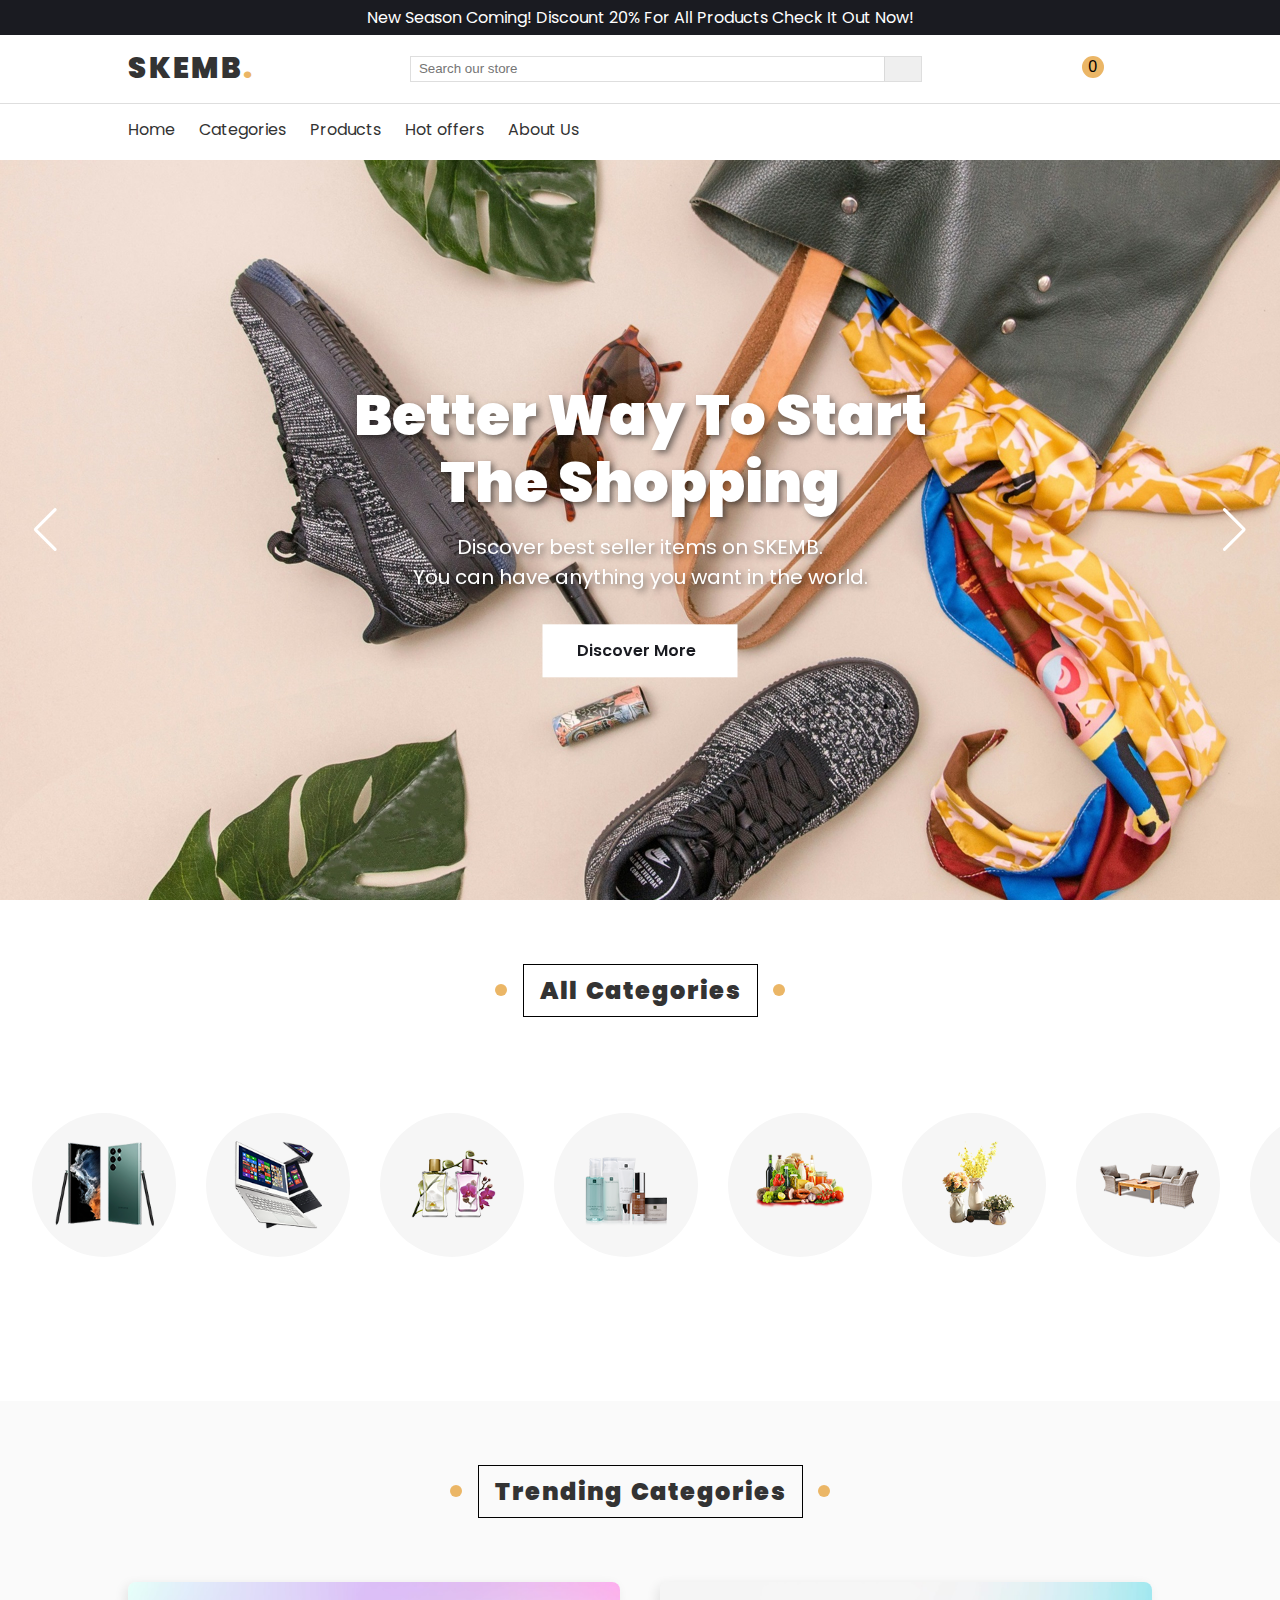
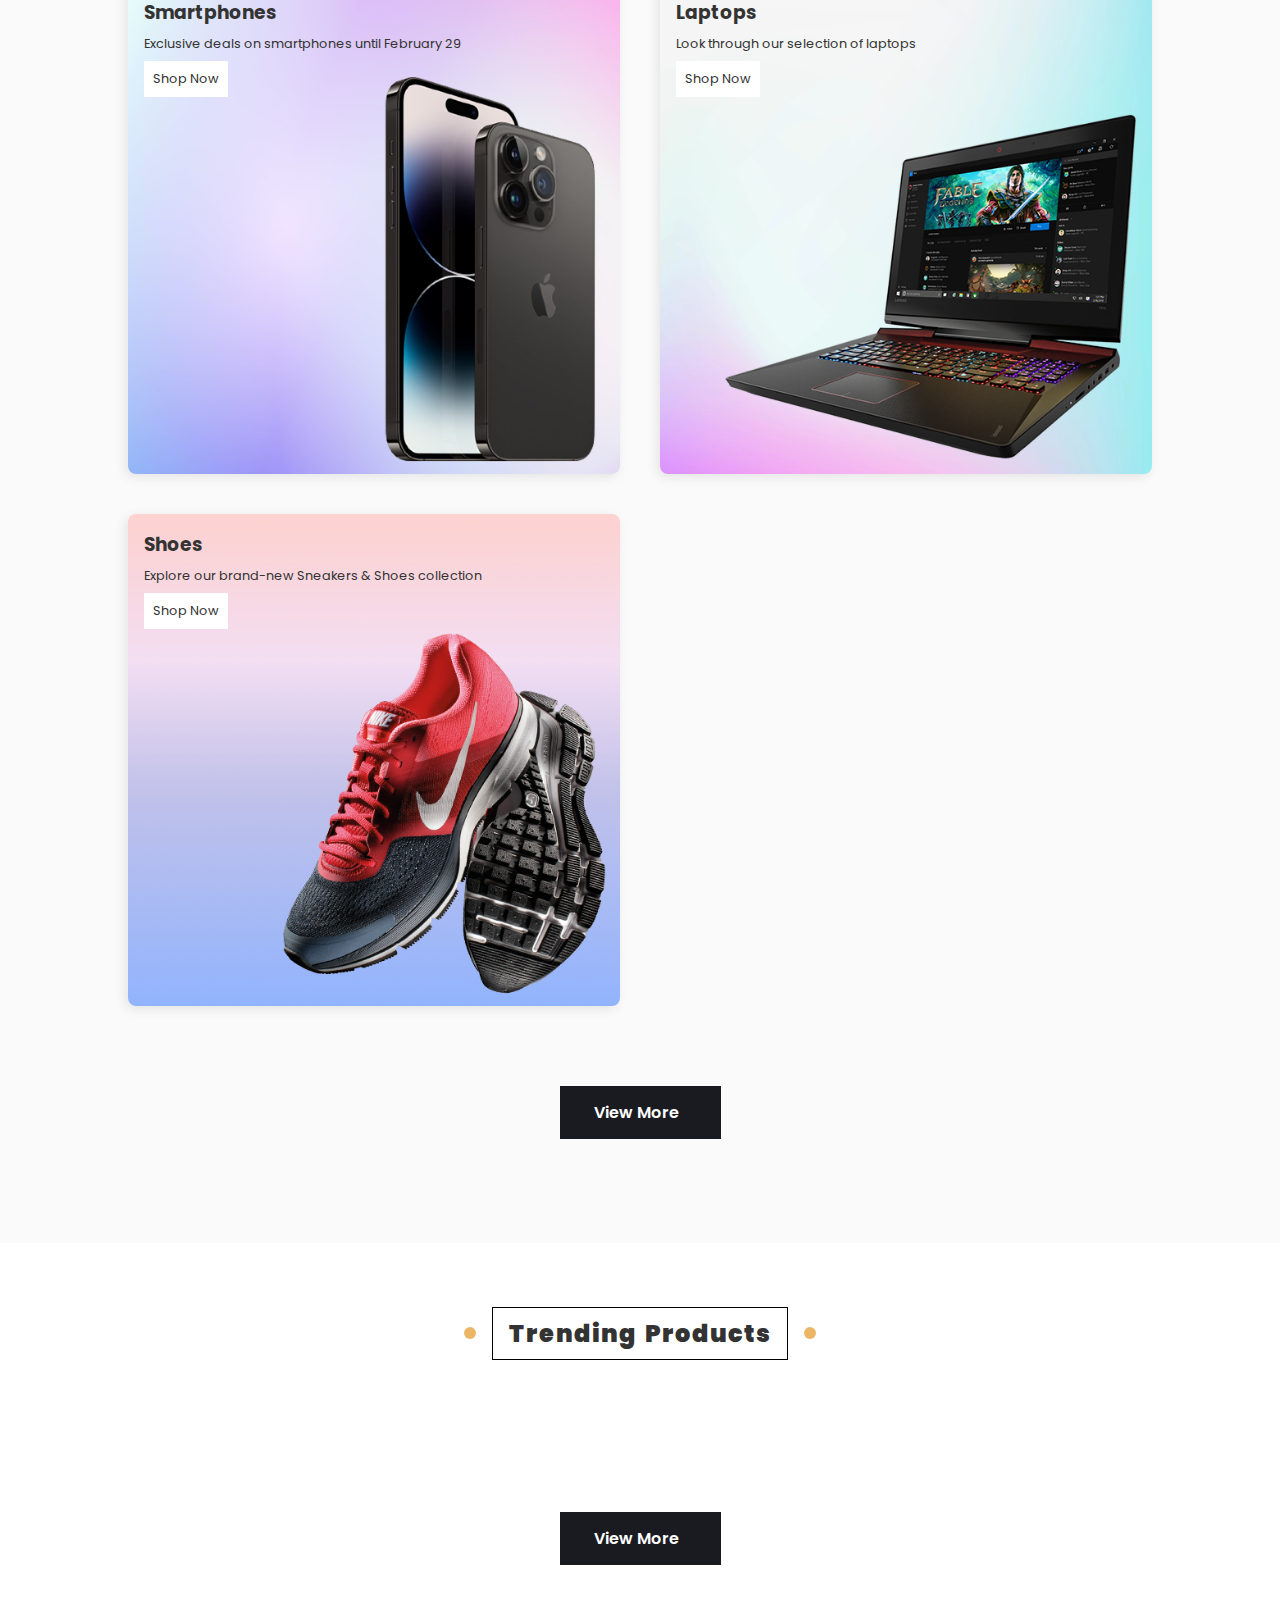
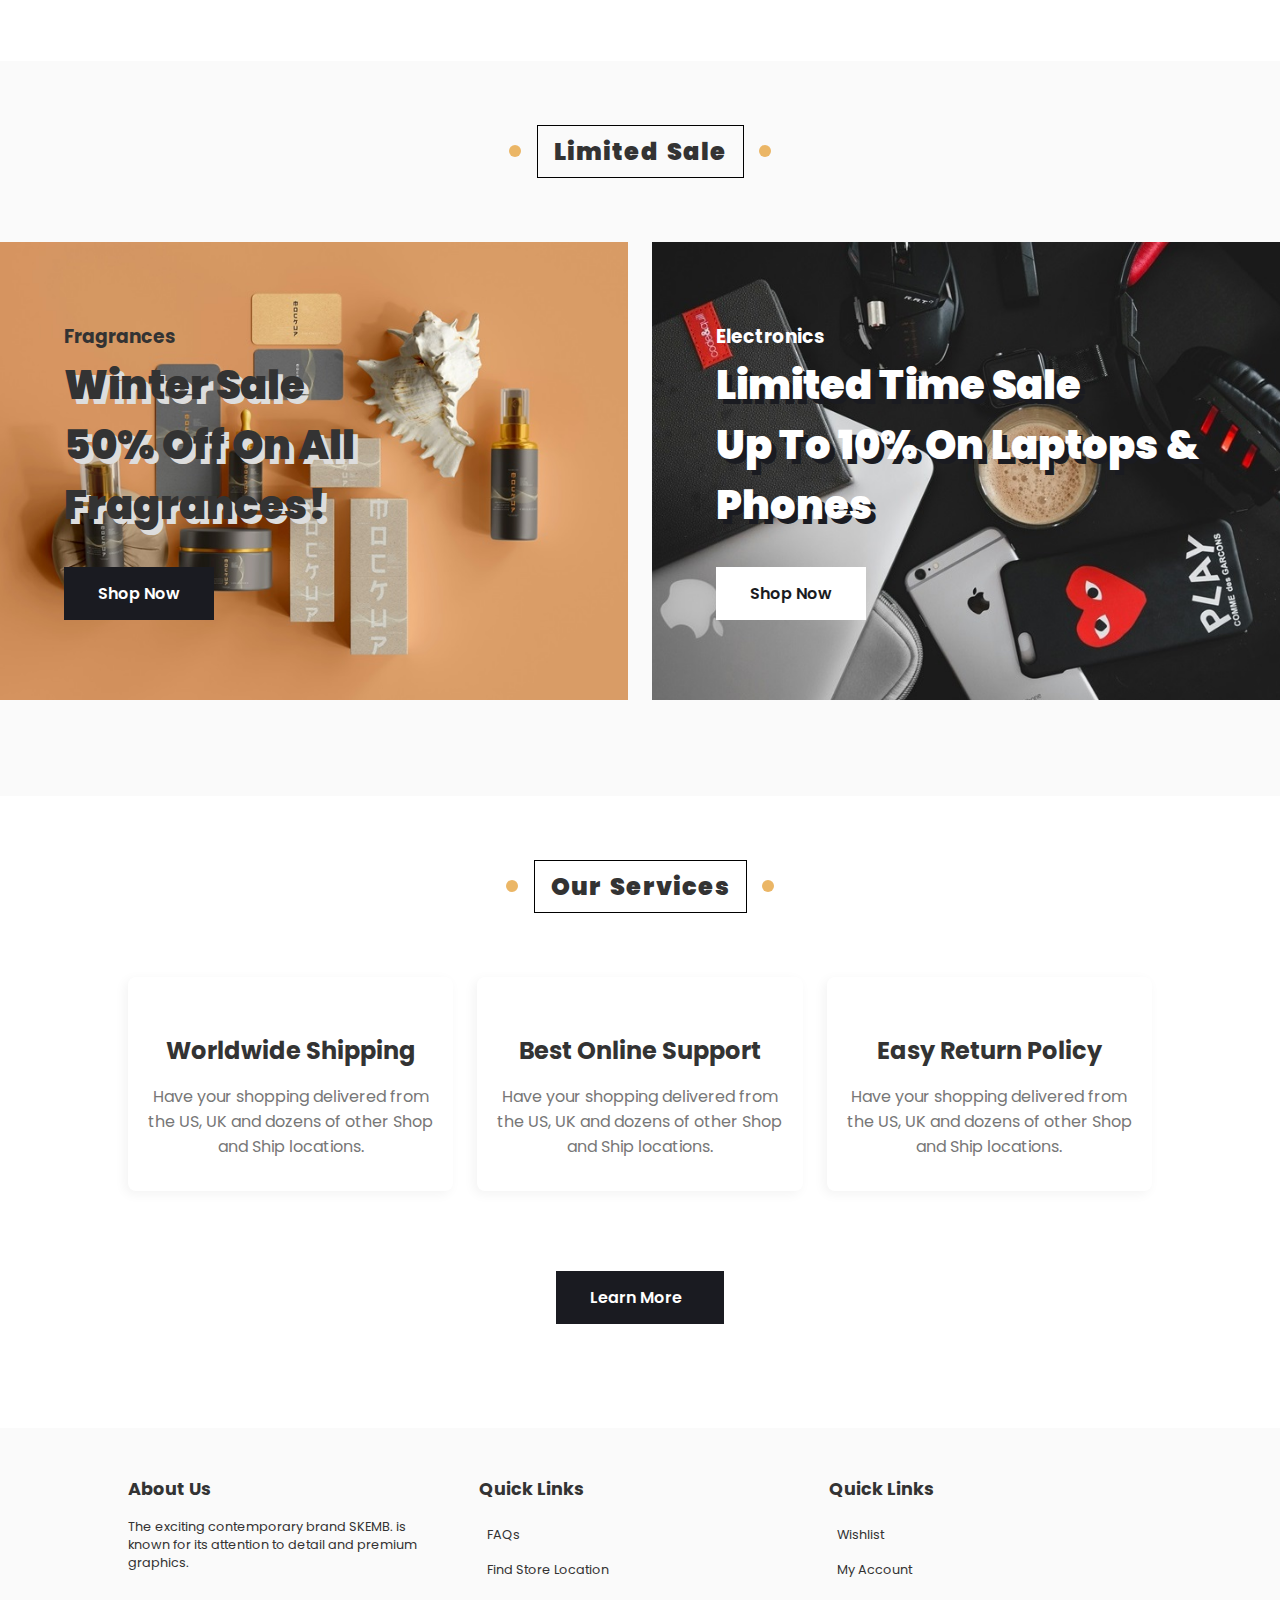
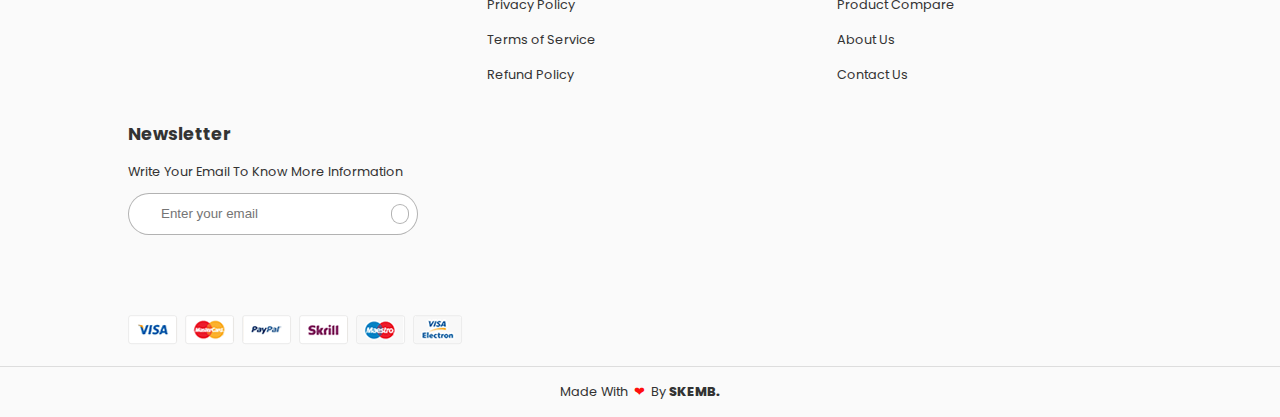
<file: index.html>
<!DOCTYPE html>
<html lang="en">
  <head>
    <meta charset="UTF-8" />
    <meta name="viewport" content="width=device-width, initial-scale=1.0" />

    <!-- Google Fonts -->

    <link rel="preconnect" href="https://fonts.googleapis.com" />
    <link rel="preconnect" href="https://fonts.gstatic.com" crossorigin />
    <link
      href="https://fonts.googleapis.com/css2?family=Poppins:wght@100;200;300;400;500;600;700;800;900&display=swap"
      rel="stylesheet"
    />

    <!-- Font Awesome -->
    <link
      rel="stylesheet"
      href="https://cdnjs.cloudflare.com/ajax/libs/font-awesome/6.5.1/css/all.min.css"
      integrity="sha512-DTOQO9RWCH3ppGqcWaEA1BIZOC6xxalwEsw9c2QQeAIftl+Vegovlnee1c9QX4TctnWMn13TZye+giMm8e2LwA=="
      crossorigin="anonymous"
      referrerpolicy="no-referrer"
    />

    <!-- Styles -->

    <!-- Swiper -->
    <link rel="stylesheet" href="styles/swiper.css" />
    <!-- End Swiper -->
    <link rel="stylesheet" href="styles/general.css" />
    <link rel="stylesheet" href="styles/home.css" />
    <link rel="stylesheet" href="styles/productCard.css" />
    <link rel="stylesheet" href="styles/nav-footer.css" />
    <link
      rel="shortcut icon"
      href="assets/images/favicon.png"
      type="image/x-icon"
    />
    <title>SKEMB. | eCommerce Website</title>
  </head>
  <body>
    <header>
      <!-- Offer Alert -->
      <div class="offer hide-on-mobile py-1 text-center">
        <p>
          New Season Coming! Discount 20% For All Products Check It Out Now!
        </p>
      </div>

      <!-- Sidebar -->
      <nav class="nav-secondary sidebar py-1">
        <div class="nav px-3">
          <ul class="nav-links g-1 d-flex">
            <li
              class="hide-sidebar-btn link position-relative pb-1 cursor-pointer"
            >
              <a href="#"><i class="fa-solid fa-xmark"></i></a>
            </li>
            <li class="link position-relative pb-1 cursor-pointer">
              <a href="index.html">Home</a>
            </li>
            <li class="link dropdown-btn position-relative pb-1 cursor-pointer">
              <a href="categories.html">Categories</a>
            </li>
            <li class="link position-relative pb-1 cursor-pointer">
              <a href="all_products.html">Products</a>
            </li>
            <li class="link position-relative pb-1 cursor-pointer">
              <a href="hot-offers.html">Hot offers</a>
            </li>
            <li class="link position-relative pb-1 cursor-pointer">
              <a href="about_us.html">About Us</a>
            </li>
          </ul>
        </div>
      </nav>

      <!-- Nav Container -->
      <div class="nav-contaienr">
        <!-- NavBar -->
        <nav class="nav-top py-1">
          <!-- Container -->

          <div class="nav container d-flex align-center justify-between">
            <a href="index.html" class="logo"
              >SKEMB<span class="logo-dot">.</span></a
            >
            <!-- Search Bar -->

            <form
              id="#search-product"
              class="search-container hide-on-mobile d-flex"
            >
              <input
                type="text"
                class="search-input py-1 px-2"
                id="search-bar"
                placeholder="Search our store"
                name="search-product"
              />
              <button class="search-btn py-2 px-2 cursor-pointer">
                <i class="fa-solid fa-magnifying-glass"></i>
              </button>
            </form>
            <div class="nav-icons g-3 d-flex align-center justify-between">
              <button class="cartBtn position-relative">
                <i class="fa-solid fa-cart-shopping"></i>
                <span
                  class="cartQuantity d-flex justify-center align-center text-center"
                ></span>
              </button>
              <a id="user-image-profile" href="#">
                <i class="fa-regular fa-user"></i>
              </a>
              <a href="#"><i class="show-sidebar-btn fa-solid fa-bars"></i></a>
            </div>
          </div>
        </nav>
        <!-- Second Nav -->
        <nav class="nav-secondary hide-on-mobile py-1">
          <div class="nav container">
            <ul class="nav-links g-2 d-flex">
              <li class="link position-relative pb-1 cursor-pointer">
                <a href="index.html">Home</a>
              </li>
              <li
                class="link dropdown-btn position-relative pb-1 cursor-pointer"
              >
                <a href="categories.html">Categories</a>
              </li>
              <li class="link position-relative pb-1 cursor-pointer">
                <a href="all_products.html">Products</a>
              </li>
              <li class="link position-relative pb-1 cursor-pointer">
                <a href="hot-offers.html">Hot offers</a>
              </li>
              <li class="link position-relative pb-1 cursor-pointer">
                <a href="about_us.html">About Us</a>
              </li>
            </ul>
          </div>
        </nav>
      </div>

      <!-- *NOTE - cart side menu modified to all pages  -->
      <div class="cartSide px-3 py-3 d-none">
        <div class="cartSideHead d-flex flex-col">
          <a class="closeSideCart w-fit">
            <i class="fa-solid fa-circle-xmark"></i>
          </a>
          <div class="wrap d-flex justify-between align-center my-4">
            <h2>Your Cart</h2>
            <button class="goCart">Check Out Your Bag</button>
          </div>
        </div>
        <div class="sideCartContainer"></div>
      </div>

      <!-- Slider == -->
      <section class="slider swiper mySwiper">
        <div class="swiper-wrapper">
          <div class="slide swiper-slide">
            <img src="/assets/images/slide1.jpg" alt="" />
          </div>
          <div class="slide swiper-slide">
            <img src="/assets/images/slide2.jpg" alt="" />
          </div>
          <div class="slide swiper-slide">
            <img src="/assets/images/slide3.jpg" alt="" />
          </div>
          <div class="slide swiper-slide">
            <img src="/assets/images/slide4.jpg" alt="" />
          </div>
          <div class="slide swiper-slide">
            <img src="/assets/images/slide5.jpg" alt="" />
          </div>
          <div class="slide swiper-slide">
            <img src="/assets/images/slide6.jpg" alt="" />
          </div>
        </div>
        <div class="slider-content text-center absolute-center">
          <h1 class="slider-heading">Better Way To Start The Shopping</h1>
          <p class="slider-text">
            Discover best seller items on SKEMB. <br />You can have anything you
            want in the world.
          </p>
          <a href="#trending-cat" class="slider-btn btn-more btn-white"
            >Discover More &nbsp;
            <i class="fa-solid fa-arrow-right-long"></i>
          </a>
        </div>
        <div class="swiper-button-prev"></div>
        <div class="swiper-button-next"></div>
      </section>
    </header>

    <!-- ==================== -->
    <!-- *ANCHOR -  MAIN ==== -->
    <!-- ==================== -->
    <main class="main-section">
      <section id="categories" class="all-categories section">
        <h2 class="section-heading px-3 py-2 position-relative mx-auto w-fit">
          All Categories
        </h2>
        <div class="all-cat swiper mySwiper2">
          <div class="swiper-wrapper cat-wrapper">
            <a href="categories.html" class="cat-circle swiper-slide">
              <span class="cat-name absolute-center">Smartphones</span>
            </a>
            <a href="categories.html" class="cat-circle swiper-slide">
              <span class="cat-name absolute-center">Laptops</span>
            </a>
            <a href="categories.html" class="cat-circle swiper-slide">
              <span class="cat-name absolute-center">Fragrances</span>
            </a>
            <a href="categories.html" class="cat-circle swiper-slide">
              <span class="cat-name absolute-center">Skincare</span>
            </a>
            <a href="categories.html" class="cat-circle swiper-slide">
              <span class="cat-name absolute-center">Groceries</span>
            </a>
            <a href="categories.html" class="cat-circle swiper-slide">
              <span class="cat-name absolute-center">Home Decor</span>
            </a>
            <a href="categories.html" class="cat-circle swiper-slide">
              <span class="cat-name absolute-center">Furniture</span>
            </a>
            <a href="categories.html" class="cat-circle swiper-slide">
              <span class="cat-name absolute-center">Women's Clothing</span>
            </a>
            <a href="categories.html" class="cat-circle swiper-slide">
              <span class="cat-name absolute-center">Women's Shoes</span>
            </a>
            <a href="categories.html" class="cat-circle swiper-slide">
              <span class="cat-name absolute-center">Men's Clothing</span>
            </a>
            <a href="categories.html" class="cat-circle swiper-slide">
              <span class="cat-name absolute-center">Men's Shoes</span>
            </a>
            <a href="categories.html" class="cat-circle swiper-slide">
              <span class="cat-name absolute-center">Men's Watches</span>
            </a>
            <a href="categories.html" class="cat-circle swiper-slide">
              <span class="cat-name absolute-center">Women's Bags</span>
            </a>
            <a href="categories.html" class="cat-circle swiper-slide">
              <span class="cat-name absolute-center">Women's Jewellery</span>
            </a>
            <a href="categories.html" class="cat-circle swiper-slide">
              <span class="cat-name absolute-center">Sunglasses</span>
            </a>
          </div>
          <!-- <div class="swiper-pagination catination"></div> -->
        </div>
      </section>

      <!-- *ANCHOR -  Trending Categories -->

      <section id="trending-cat" class="categories-trend section">
        <h2 class="section-heading px-3 py-2 position-relative mx-auto w-fit">
          Trending Categories
        </h2>

        <div class="container">
          <!-- Categories Grid -->
          <div class="cat-grid d-grid">
            <!-- card -->

            <div class="cat-card rounded px-3 py-3 cc tv">
              <div class="inner-card">
                <h3>Smartphones</h3>
                <p>Exclusive deals on smartphones until February 29</p>
                <a href="categories.html" class="cat-btn tv">Shop Now</a>
              </div>
            </div>
            <!-- card -->

            <div class="cat-card rounded px-3 py-3 cc hp">
              <div class="inner-card">
                <h3>Laptops</h3>
                <p>Look through our selection of laptops</p>
                <a href="categories.html" class="cat-btn">Shop Now</a>
              </div>
            </div>
            <!-- card -->

            <div class="cat-card rounded px-3 py-3 cc pods">
              <div class="inner-card">
                <h3>Shoes</h3>
                <p>Explore our brand-new Sneakers & Shoes collection</p>
                <a href="categories.html" class="cat-btn">Shop Now</a>
              </div>
            </div>
          </div>

          <div class="text-center">
            <a href="categories.html" class="section-btn btn-more btn-dark"
              >View More &nbsp;
              <i class="fa-solid fa-arrow-right-long"></i>
            </a>
          </div>
        </div>
      </section>
      <!-- End Categories -->

      <!-- *ANCHOR - Products Cards Grid -->

      <section class="section">
        <span class="faild px-3 py-1"
          >An Error Occured, Please Try Again
          <i class="fa-solid fa-circle-xmark wrongIcon"></i
        ></span>
        <span class="success px-3 py-1"
          >Product Added Successfully
          <i class="fa-solid fa-circle-check checkIcon"></i
        ></span>
        <h2 class="section-heading px-3 py-2 position-relative mx-auto w-fit">
          Trending Products
        </h2>
        <div class="container products-grid d-grid">
          <!-- 

        -->

          <!-- Card -->
        </div>
        <div class="text-center">
          <a href="/all_products.html" class="section-btn btn-more btn-dark"
            >View More &nbsp;
            <i class="fa-solid fa-arrow-right-long"></i>
          </a>
        </div>
      </section>

      <!-- *ANCHOR - Sale -->

      <section class="sale section">
        <h2 class="section-heading px-3 py-2 position-relative mx-auto w-fit">
          Limited Sale
        </h2>
        <div class="sale-grid">
          <div class="sale-card sale-card1">
            <h3 class="sale-cat-heading">Fragrances</h3>
            <p class="sale-text">
              Winter Sale <br />
              50% Off On All Fragrances!
            </p>
            <a href="all_products.html" class="sale-btn btn-more btn-dark"
              >Shop Now</a
            >
          </div>
          <div class="sale-card sale-card2">
            <h3 class="sale-cat-heading">Electronics</h3>
            <p class="sale-text sale-text-white">
              Limited Time Sale <br />
              Up To 10% On Laptops & Phones
            </p>
            <a href="all_products.html" class="sale-btn btn-more btn-white"
              >Shop Now</a
            >
          </div>
        </div>
      </section>

      <!-- *ANCHOR - Our Services -->

      <section class="our-services section">
        <h2 class="section-heading px-3 py-2 position-relative mx-auto w-fit">
          Our Services
        </h2>
        <div class="container">
          <!-- BOX -->

          <div class="boxes g-2 d-flex text-center">
            <div class="box py-5 px-3 d-flex flex-col justify-center rounded">
              <i class="fa-solid fa-earth-europe"></i>
              <div class="box-text">
                <h2>Worldwide Shipping</h2>
                <p>
                  Have your shopping delivered from the US, UK and dozens of
                  other Shop and Ship locations.
                </p>
              </div>
            </div>

            <!-- BOX -->

            <div class="box py-5 px-3 d-flex flex-col justify-center rounded">
              <i class="fa-solid fa-headset"></i>
              <div class="box-text">
                <h2>Best Online Support</h2>
                <p>
                  Have your shopping delivered from the US, UK and dozens of
                  other Shop and Ship locations.
                </p>
              </div>
            </div>

            <!-- BOX -->

            <div class="box py-5 px-3 d-flex flex-col justify-center rounded">
              <i class="fa-solid fa-clock-rotate-left"></i>
              <div class="box-text">
                <h2>Easy Return Policy</h2>
                <p>
                  Have your shopping delivered from the US, UK and dozens of
                  other Shop and Ship locations.
                </p>
              </div>
            </div>
          </div>
          <div class="text-center">
            <a href="about_us.html" class="section-btn btn-more btn-dark"
              >Learn More &nbsp;
              <i class="fa-solid fa-arrow-right-long"></i>
            </a>
          </div>
        </div>
      </section>
    </main>

    <!-- ================= -->
    <!-- *ANCHOR -  footer -->

    <footer>
      <div class="container d-grid g-3">
        <div class="about-us">
          <h3>About Us</h3>
          <p>
            The exciting contemporary brand SKEMB. is known for its attention to
            detail and premium graphics.
          </p>
          <div class="social g-1 d-flex">
            <a href="https://www.facebook.com"
              ><i class="fa-brands fa-facebook"></i
            ></a>
            <a href="https://www.instagram.com"
              ><i class="fa-brands fa-instagram"></i
            ></a>
            <a href="https://www.youtube.com"
              ><i class="fa-brands fa-youtube"></i
            ></a>
            <a href="https://www.x.com"
              ><i class="fa-brands fa-x-twitter"></i
            ></a>
          </div>
        </div>
        <div class="quick-links quick-links-col-1">
          <h3>Quick Links</h3>
          <ul>
            <li><a href="about_us.html">FAQs</a></li>
            <li><a href="about_us.html">Find Store Location</a></li>
            <li><a href="about_us.html">Privacy Policy</a></li>
            <li><a href="about_us.html">Terms of Service</a></li>
            <li><a href="about_us.html">Refund Policy</a></li>
          </ul>
        </div>
        <div class="quick-links quick-links-col-2">
          <ul>
            <h3 class="hide-on-mobile">Quick Links</h3>
            <li><a href="all_products.html">Wishlist</a></li>
            <li><a href="profile.html">My Account</a></li>
            <li><a href="details.html?id=1">Product Compare</a></li>
            <li><a href="about_us.html">About Us</a></li>
            <li><a href="about_us.html">Contact Us</a></li>
          </ul>
        </div>
        <div class="news-letter">
          <h3>Newsletter</h3>
          <p>Write Your Email To Know More Information</p>
          <form action="#" class="newsletter py-1 px-2 d-flex align-center">
            <label for="email">
              <i class="fa-regular fa-envelope"></i>
            </label>
            <input
              class="w-100 px-2 py-2"
              type="email"
              id="email"
              placeholder="Enter your email"
            />
            <button type="submit" class="cursor-pointer">
              <i class="fa-solid fa-paper-plane"></i>
            </button>
          </form>
          <img
            src="/assets/images/payment.png"
            class="payment"
            alt="payment methods"
          />
        </div>
      </div>
      <p class="copyright text-center pt-3">
        Made With <span class="heart">&#10084;</span> By
        <span class="footer-logo">SKEMB.</span>
      </p>
    </footer>
    <!-- Swiper Library -->
    <script src="scripts/library/swiper.js"></script>
    <script src="/scripts/home.js"></script>
    <script type="module" src="/scripts/modules/products.js"></script>
    <script type="module" src="scripts/modules/main.js"></script>
  </body>
</html>
</file>
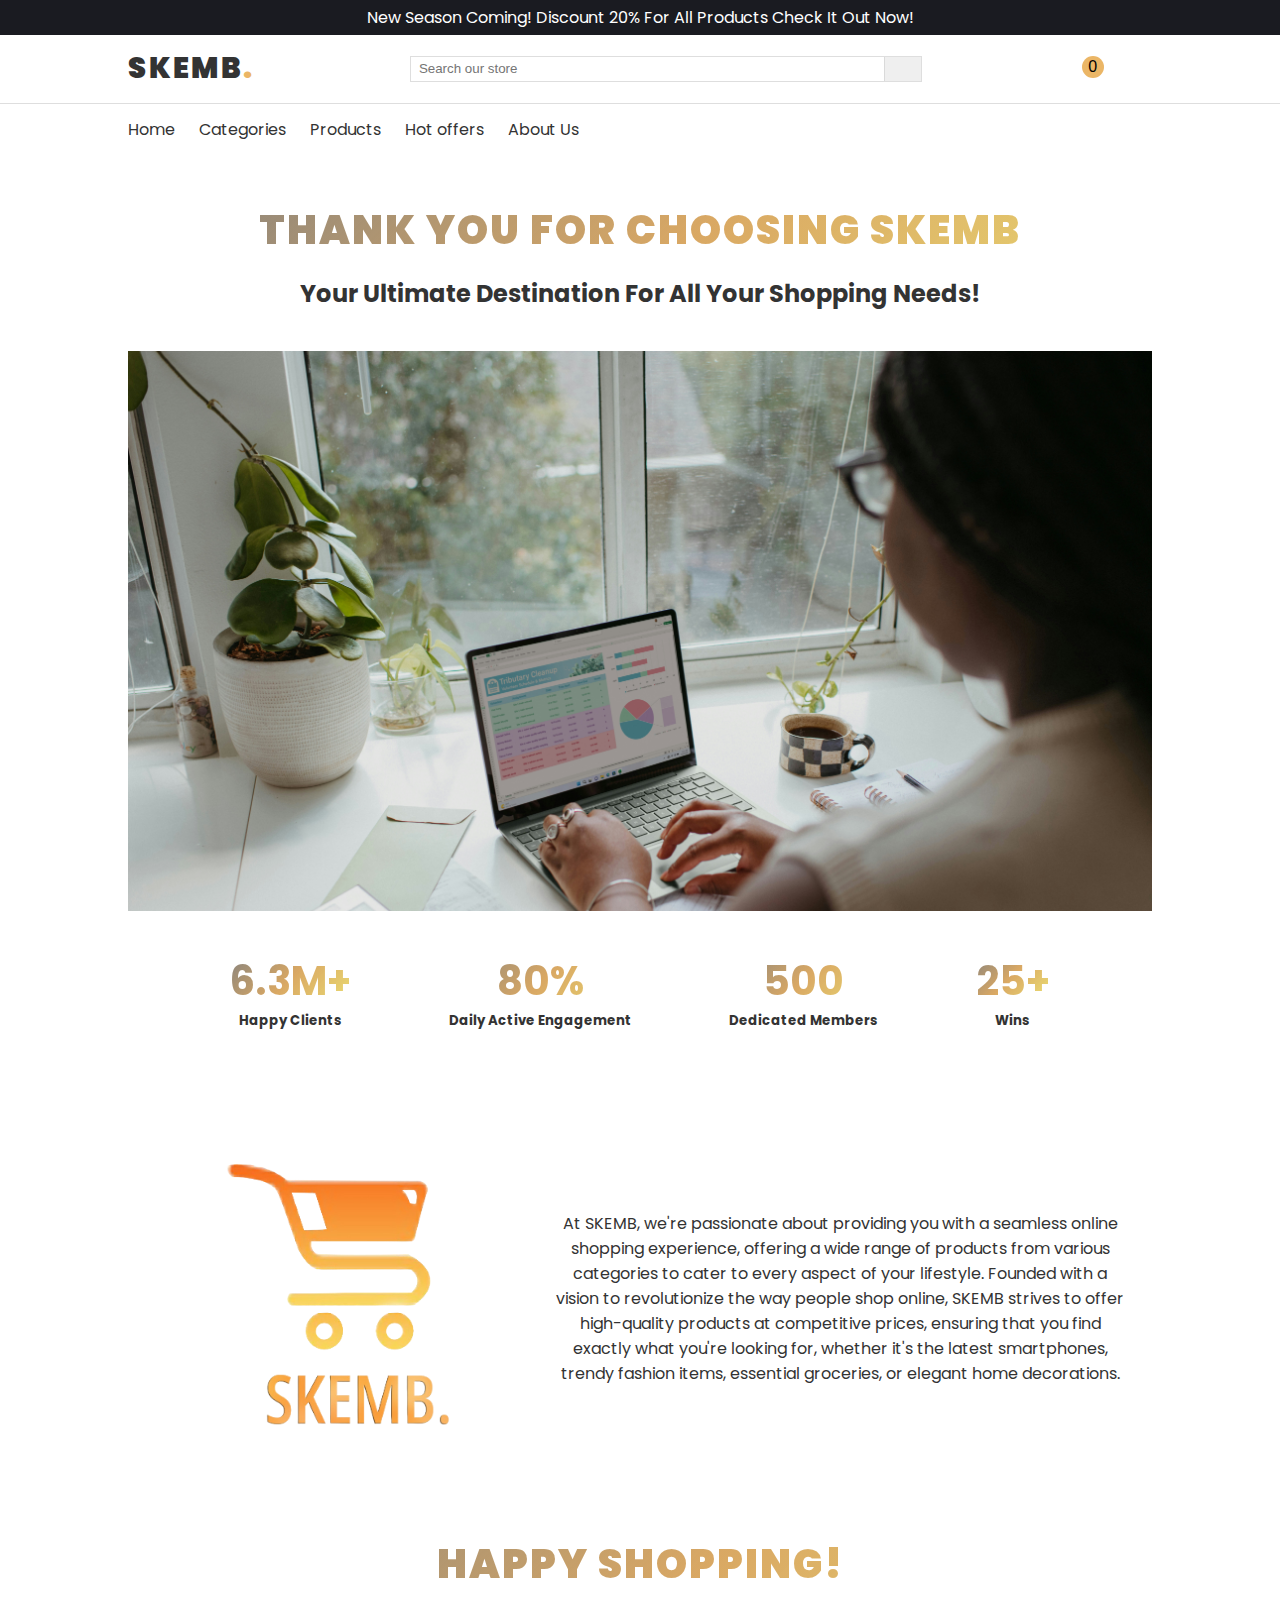
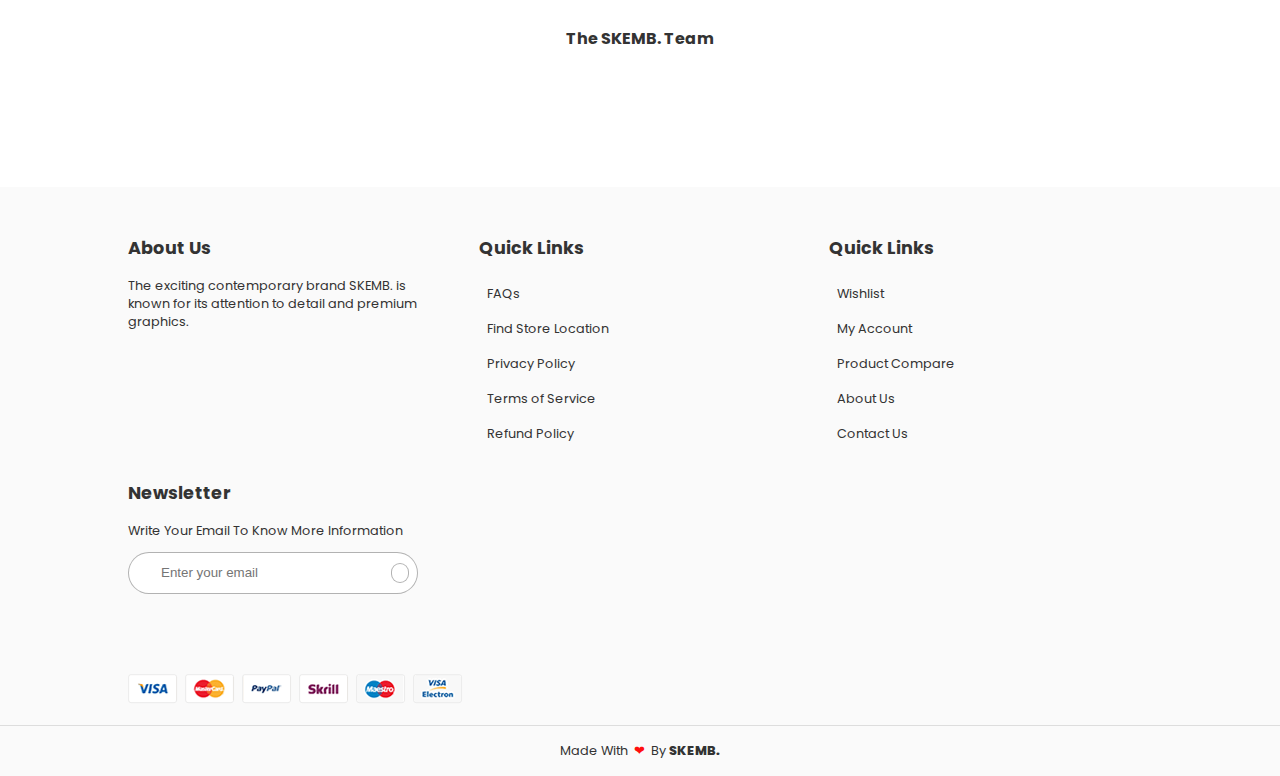
<file: about_us.html>
<!DOCTYPE html>
<html lang="en">
  <head>
    <meta charset="UTF-8" />
    <meta name="viewport" content="width=device-width, initial-scale=1.0" />

    <!-- Google Fonts -->

    <link rel="preconnect" href="https://fonts.googleapis.com" />
    <link rel="preconnect" href="https://fonts.gstatic.com" crossorigin />
    <link
      href="https://fonts.googleapis.com/css2?family=Poppins:wght@100;200;300;400;500;600;700;800;900&display=swap"
      rel="stylesheet"
    />

    <!-- Font Awesome -->
    <link
      rel="stylesheet"
      href="https://cdnjs.cloudflare.com/ajax/libs/font-awesome/6.5.1/css/all.min.css"
      integrity="sha512-DTOQO9RWCH3ppGqcWaEA1BIZOC6xxalwEsw9c2QQeAIftl+Vegovlnee1c9QX4TctnWMn13TZye+giMm8e2LwA=="
      crossorigin="anonymous"
      referrerpolicy="no-referrer"
    />

    <!-- Styles -->
    <link rel="stylesheet" href="styles/general.css" />
    <link rel="stylesheet" href="styles/nav-footer.css" />
    <link rel="stylesheet" href="styles/about_us.css" />
    <link
      rel="shortcut icon"
      href="assets/images/favicon.png"
      type="image/x-icon"
    />
    <title>SKEMB. | About Us</title>
  </head>
  <body>
    <header>
      <!-- Offer Alert -->
      <div class="offer hide-on-mobile py-1 text-center">
        <p>
          New Season Coming! Discount 20% For All Products Check It Out Now!
        </p>
      </div>

      <!-- Sidebar -->
      <nav class="nav-secondary sidebar py-1">
        <div class="nav px-3">
          <ul class="nav-links g-1 d-flex">
            <li
              class="hide-sidebar-btn link position-relative pb-1 cursor-pointer"
            >
              <a href="#"><i class="fa-solid fa-xmark"></i></a>
            </li>
            <li class="link position-relative pb-1 cursor-pointer">
              <a href="index.html">Home</a>
            </li>
            <li class="link dropdown-btn position-relative pb-1 cursor-pointer">
              <a href="categories.html">Categories</a>
            </li>
            <li class="link position-relative pb-1 cursor-pointer">
              <a href="all_products.html">Products</a>
            </li>
            <li class="link position-relative pb-1 cursor-pointer">
              <a href="hot-offers.html">Hot offers</a>
            </li>
            <li class="link position-relative pb-1 cursor-pointer">
              <a href="about_us.html">About Us</a>
            </li>
          </ul>
        </div>
      </nav>

      <!-- Nav Container -->
      <div class="nav-contaienr">
        <!-- NavBar -->
        <nav class="nav-top py-1">
          <!-- Container -->

          <div class="nav container d-flex align-center justify-between">
            <a href="index.html" class="logo"
              >SKEMB<span class="logo-dot">.</span></a
            >
            <!-- Search Bar -->

            <form
              id="#search-product"
              class="search-container hide-on-mobile d-flex"
            >
              <input
                type="text"
                class="search-input py-1 px-2"
                id="search-bar"
                placeholder="Search our store"
                name="search-product"
              />
              <button class="search-btn py-2 px-2 cursor-pointer">
                <i class="fa-solid fa-magnifying-glass"></i>
              </button>
            </form>
            <div class="nav-icons g-3 d-flex align-center justify-between">
              <button class="cartBtn position-relative">
                <i class="fa-solid fa-cart-shopping"></i>
                <span
                  class="cartQuantity d-flex justify-center align-center text-center"
                ></span>
              </button>
              <a id="user-image-profile" href="#">
                <i class="fa-regular fa-user"></i>
              </a>
              <a href="#"><i class="show-sidebar-btn fa-solid fa-bars"></i></a>
            </div>
          </div>
        </nav>
        <!-- Second Nav -->
        <nav class="nav-secondary hide-on-mobile py-1">
          <div class="nav container">
            <ul class="nav-links g-2 d-flex">
              <li class="link position-relative pb-1 cursor-pointer">
                <a href="index.html">Home</a>
              </li>
              <li
                class="link dropdown-btn position-relative pb-1 cursor-pointer"
              >
                <a href="categories.html">Categories</a>
              </li>
              <li class="link position-relative pb-1 cursor-pointer">
                <a href="all_products.html">Products</a>
              </li>
              <li class="link position-relative pb-1 cursor-pointer">
                <a href="hot-offers.html">Hot offers</a>
              </li>
              <li class="link position-relative pb-1 cursor-pointer">
                <a href="about_us.html">About Us</a>
              </li>
            </ul>
          </div>
        </nav>
      </div>

      <!-- *NOTE - cart side menu modified to all pages  -->
      <div class="cartSide px-3 py-3 d-none">
        <div class="cartSideHead d-flex flex-col">
          <a class="closeSideCart w-fit">
            <i class="fa-solid fa-circle-xmark"></i>
          </a>
          <div class="wrap d-flex justify-between align-center my-4">
            <h2>Your Cart</h2>
            <button class="goCart">Check Out Your Bag</button>
          </div>
        </div>
        <div class="sideCartContainer"></div>
      </div>
    </header>
    <main>
      <!-- Slider == -->

      <section class="section container">
        <h1 class="logo-about-us text-center py-3 animate-charcter">
          Thank you for choosing SKEMB
        </h1>
        <h2 class="text-center h3_about_us">
          your ultimate destination for all your shopping needs!
        </h2>

        <div class="container section container-about-section py-5"></div>

        <div class="container text-center about_num py-5">
          <div class="num_details">
            <h1 class="num_h1 animate-charcter">6.3M+</h1>
            <h5>Happy Clients</h5>
          </div>

          <div class="num_details">
            <h1 class="num_h1 animate-charcter">80%</h1>
            <h5>Daily Active Engagement</h5>
          </div>

          <div class="num_details">
            <h1 class="num_h1 animate-charcter">500</h1>
            <h5>Dedicated Members</h5>
          </div>

          <div class="num_details">
            <h1 class="num_h1 animate-charcter">25+</h1>
            <h5>Wins</h5>
          </div>
        </div>
        <div class="container about-us-container py-5">
          <div class="logo-container">
            <img
              src="/assets/images/skemb-logo.png"
              alt="SKEMB-Logo"
              class="logo_image"
            />
          </div>
          <p class="about-us-details text-center py- fs-5">
            At SKEMB, we're passionate about providing you with a seamless
            online shopping experience, offering a wide range of products from
            various categories to cater to every aspect of your lifestyle.
            Founded with a vision to revolutionize the way people shop online,
            SKEMB strives to offer high-quality products at competitive prices,
            ensuring that you find exactly what you're looking for, whether it's
            the latest smartphones, trendy fashion items, essential groceries,
            or elegant home decorations.
          </p>
        </div>
        <h1 class="logo-about-us text-center h3_about_us animate-charcter">
          Happy shopping!
        </h1>
        <h5 class="h5_about_us py-5">The SKEMB. Team</h5>
      </section>
    </main>

    <!-- ================= -->
    <!-- *ANCHOR -  footer -->

    <footer>
      <div class="container d-grid g-3">
        <div class="about-us">
          <h3>About Us</h3>
          <p>
            The exciting contemporary brand SKEMB. is known for its attention to
            detail and premium graphics.
          </p>
          <div class="social g-1 d-flex">
            <a href="https://www.facebook.com"
              ><i class="fa-brands fa-facebook"></i
            ></a>
            <a href="https://www.instagram.com"
              ><i class="fa-brands fa-instagram"></i
            ></a>
            <a href="https://www.youtube.com"
              ><i class="fa-brands fa-youtube"></i
            ></a>
            <a href="https://www.x.com"
              ><i class="fa-brands fa-x-twitter"></i
            ></a>
          </div>
        </div>
        <div class="quick-links quick-links-col-1">
          <h3>Quick Links</h3>
          <ul>
            <li><a href="about_us.html">FAQs</a></li>
            <li><a href="about_us.html">Find Store Location</a></li>
            <li><a href="about_us.html">Privacy Policy</a></li>
            <li><a href="about_us.html">Terms of Service</a></li>
            <li><a href="about_us.html">Refund Policy</a></li>
          </ul>
        </div>
        <div class="quick-links quick-links-col-2">
          <ul>
            <h3 class="hide-on-mobile">Quick Links</h3>
            <li><a href="all_products.html">Wishlist</a></li>
            <li><a href="profile.html">My Account</a></li>
            <li><a href="details.html?id=1">Product Compare</a></li>
            <li><a href="about_us.html">About Us</a></li>
            <li><a href="about_us.html">Contact Us</a></li>
          </ul>
        </div>
        <div class="news-letter">
          <h3>Newsletter</h3>
          <p>Write Your Email To Know More Information</p>
          <form action="#" class="newsletter py-1 px-2 d-flex align-center">
            <label for="email">
              <i class="fa-regular fa-envelope"></i>
            </label>
            <input
              class="w-100 px-2 py-2"
              type="email"
              id="email"
              placeholder="Enter your email"
            />
            <button type="submit" class="cursor-pointer">
              <i class="fa-solid fa-paper-plane"></i>
            </button>
          </form>
          <img
            src="/assets/images/payment.png"
            class="payment"
            alt="payment methods"
          />
        </div>
      </div>
      <p class="copyright text-center pt-3">
        Made With <span class="heart">&#10084;</span> By
        <span class="footer-logo">SKEMB.</span>
      </p>
    </footer>
  </body>
  <script type="module" src="scripts/modules/main.js"></script>
</html>
</file>
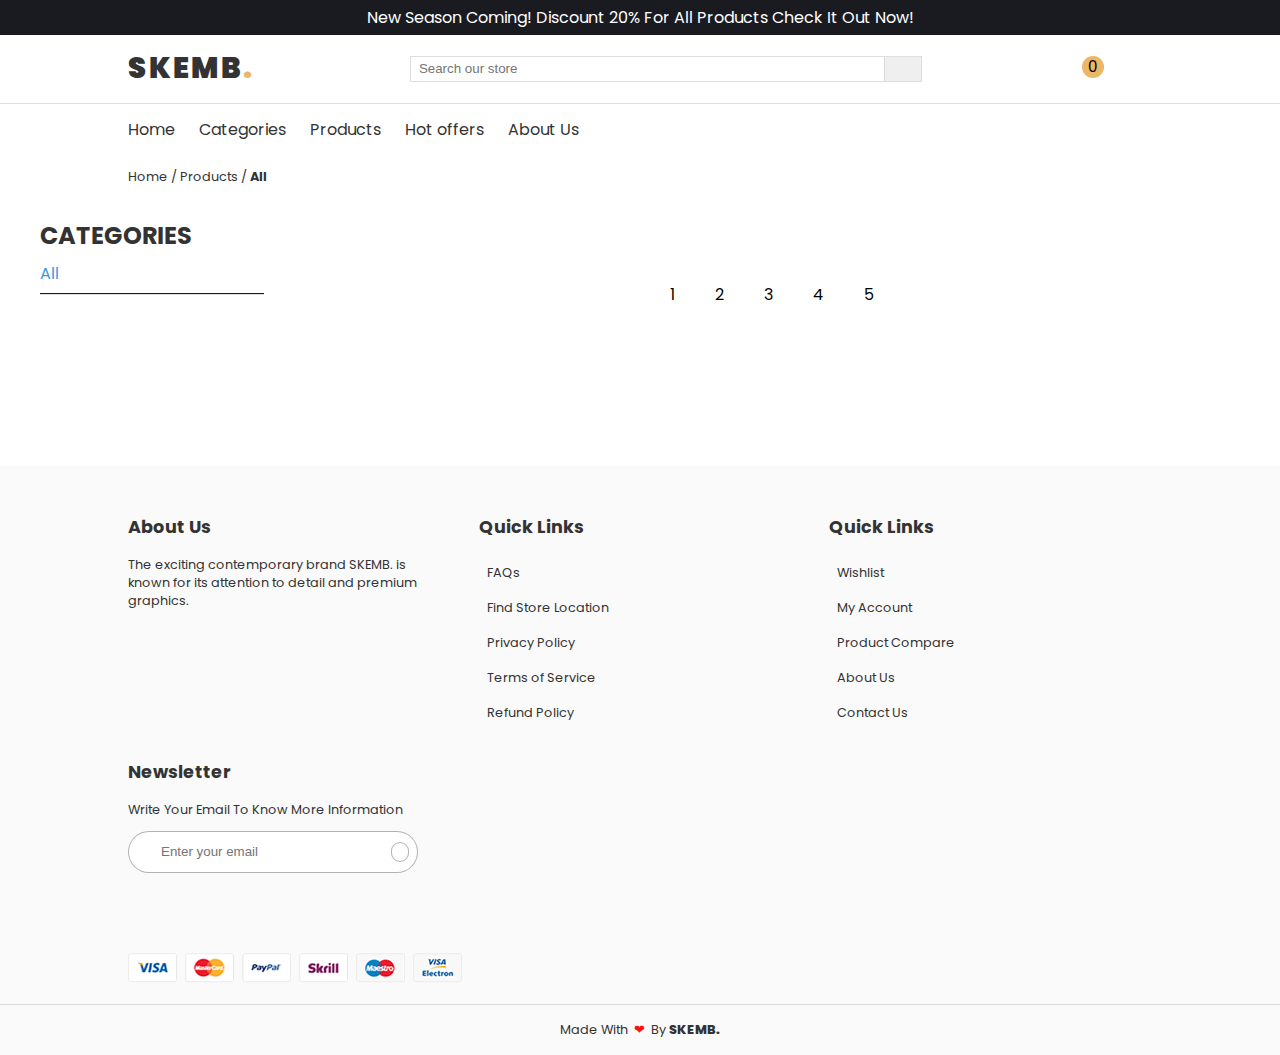
<file: all_products.html>
<!DOCTYPE html>
<html lang="en">
  <head>
    <meta charset="UTF-8" />
    <meta name="viewport" content="width=device-width, initial-scale=1.0" />

    <!-- Google Fonts -->

    <link rel="preconnect" href="https://fonts.googleapis.com" />
    <link rel="preconnect" href="https://fonts.gstatic.com" crossorigin />
    <link
      href="https://fonts.googleapis.com/css2?family=Poppins:wght@100;200;300;400;500;600;700;800;900&display=swap"
      rel="stylesheet"
    />

    <!-- Font Awesome -->
    <link
      rel="stylesheet"
      href="https://cdnjs.cloudflare.com/ajax/libs/font-awesome/6.5.1/css/all.min.css"
      integrity="sha512-DTOQO9RWCH3ppGqcWaEA1BIZOC6xxalwEsw9c2QQeAIftl+Vegovlnee1c9QX4TctnWMn13TZye+giMm8e2LwA=="
      crossorigin="anonymous"
      referrerpolicy="no-referrer"
    />

    <!-- Styles -->

    <link rel="stylesheet" href="styles/general.css" />
    <link rel="stylesheet" href="styles/all_products_style.css" />
    <link rel="stylesheet" href="styles/productCard.css" />
    <link rel="stylesheet" href="styles/nav-footer.css" />
    <link
      rel="shortcut icon"
      href="assets/images/favicon.png"
      type="image/x-icon"
    />
    <title>SKEMB. | All Products</title>
  </head>
  <body>
    <header>
      <!-- Offer Alert -->
      <div class="offer hide-on-mobile py-1 text-center">
        <p>
          New Season Coming! Discount 20% For All Products Check It Out Now!
        </p>
      </div>

      <!-- Sidebar -->
      <nav class="nav-secondary sidebar py-1">
        <div class="nav px-3">
          <ul class="nav-links g-1 d-flex">
            <li
              class="hide-sidebar-btn link position-relative pb-1 cursor-pointer"
            >
              <a href="#"><i class="fa-solid fa-xmark"></i></a>
            </li>
            <li class="link position-relative pb-1 cursor-pointer">
              <a href="index.html">Home</a>
            </li>
            <li class="link dropdown-btn position-relative pb-1 cursor-pointer">
              <a href="categories.html">Categories</a>
            </li>
            <li class="link position-relative pb-1 cursor-pointer">
              <a href="all_products.html">Products</a>
            </li>
            <li class="link position-relative pb-1 cursor-pointer">
              <a href="hot-offers.html">Hot offers</a>
            </li>
            <li class="link position-relative pb-1 cursor-pointer">
              <a href="about_us.html">About Us</a>
            </li>
          </ul>
        </div>
      </nav>

      <!-- Nav Container -->
      <div class="nav-contaienr">
        <!-- NavBar -->
        <nav class="nav-top py-1">
          <!-- Container -->

          <div class="nav container d-flex align-center justify-between">
            <a href="index.html" class="logo"
              >SKEMB<span class="logo-dot">.</span></a
            >
            <!-- Search Bar -->

            <form
              id="#search-product"
              class="search-container hide-on-mobile d-flex"
            >
              <input
                type="text"
                class="search-input py-1 px-2"
                id="search-bar"
                placeholder="Search our store"
                name="search-product"
              />
              <button class="search-btn py-2 px-2 cursor-pointer">
                <i class="fa-solid fa-magnifying-glass"></i>
              </button>
            </form>
            <div class="nav-icons g-3 d-flex align-center justify-between">
              <button class="cartBtn position-relative">
                <i class="fa-solid fa-cart-shopping"></i>
                <span
                  class="cartQuantity d-flex justify-center align-center text-center"
                ></span>
              </button>
              <a id="user-image-profile" href="#">
                <i class="fa-regular fa-user"></i>
              </a>
              <a href="#"><i class="show-sidebar-btn fa-solid fa-bars"></i></a>
            </div>
          </div>
        </nav>
        <!-- Second Nav -->
        <nav class="nav-secondary hide-on-mobile py-1">
          <div class="nav container">
            <ul class="nav-links g-2 d-flex">
              <li class="link position-relative pb-1 cursor-pointer">
                <a href="index.html">Home</a>
              </li>
              <li
                class="link dropdown-btn position-relative pb-1 cursor-pointer"
              >
                <a href="categories.html">Categories</a>
              </li>
              <li class="link position-relative pb-1 cursor-pointer">
                <a href="all_products.html">Products</a>
              </li>
              <li class="link position-relative pb-1 cursor-pointer">
                <a href="hot-offers.html">Hot offers</a>
              </li>
              <li class="link position-relative pb-1 cursor-pointer">
                <a href="about_us.html">About Us</a>
              </li>
            </ul>
          </div>
        </nav>
      </div>

      <!-- *NOTE - cart side menu modified to all pages  -->
      <div class="cartSide px-3 py-3 d-none">
        <div class="cartSideHead d-flex flex-col">
          <a class="closeSideCart w-fit">
            <i class="fa-solid fa-circle-xmark"></i>
          </a>
          <div class="wrap d-flex justify-between align-center my-4">
            <h2>Your Cart</h2>
            <button class="goCart">Check Out Your Bag</button>
          </div>
        </div>
        <div class="sideCartContainer"></div>
      </div>
    </header>

    <div class="router view-container container">
      <span class="routes">
        <a class="home-page" href="/index.html">Home</a>
        /
        <a class="previous-page" href="/all_products.html">Products</a>
        /
        <a class="current-page" href="/all_products.html">All</a>
      </span>

      <!-- Products Display Style -->

      <div class="products-display">
        <a class="grid-view" href="#">
          <i class="fa-solid fa-border-all"></i>
        </a>

        <a class="list-view" href="#">
          <i class="fa-solid fa-list"></i>
        </a>
      </div>
    </div>

    <!-- ==================== -->
    <!-- *ANCHOR -  MAIN ==== -->
    <!-- ==================== -->
    <main class="main-section">
      <!-- *ANCHOR -  side bar -->
      <div class="side_bar px-2">
        <h2>CATEGORIES</h2>
        <ul class="cat-sidebar">
          <li
            class="link position-relative pb-1 cursor-pointer side_bar_item active"
          >
            <a href="" class="side_bar_item_all w-100"> All </a>
          </li>
        </ul>
      </div>

      <!-- *ANCHOR - Products Cards Grid -->

      <section class="section all-products-section">
        <span class="success px-3 py-1"
          >Product Added Successfully
          <i class="fa-solid fa-circle-check checkIcon"></i
        ></span>
        <span class="faild px-3 py-1"
          >An Error Occured, Please Try Again
          <i class="fa-solid fa-circle-xmark wrongIcon"></i
        ></span>

        <!-- *ANCHOR - filter bar -->

        <div class="filter_bar container d-flex">
          <!-- <h3> Sort by: </h3> -->
        </div>

        <!-- *ANCHOR - product cards -->

        <div class="products-grid d-grid" id="productContainer"></div>

        <div class="text-center">
          <!-- <a href="#" class="section-btn btn-more btn-dark"
            >
            View More &nbsp;
            <i class="fa-solid fa-arrow-right-long"></i>
          </a> -->
          <div class="pagination my-7">
            <!-- <a class="btn1">&laquo;</a> -->
            <a class="pag-link" value="1">1</a>
            <a class="pag-link" value="2">2</a>
            <a class="pag-link" value="3">3</a>
            <a class="pag-link" value="3">4</a>
            <a class="pag-link" value="3">5</a>
            <!-- <a class="btn2">&raquo;</a> -->
          </div>
        </div>
      </section>
    </main>

    <!-- ================= -->
    <!-- *ANCHOR -  footer -->

    <footer>
      <div class="container d-grid g-3">
        <div class="about-us">
          <h3>About Us</h3>
          <p>
            The exciting contemporary brand SKEMB. is known for its attention to
            detail and premium graphics.
          </p>
          <div class="social g-1 d-flex">
            <a href="https://www.facebook.com"
              ><i class="fa-brands fa-facebook"></i
            ></a>
            <a href="https://www.instagram.com"
              ><i class="fa-brands fa-instagram"></i
            ></a>
            <a href="https://www.youtube.com"
              ><i class="fa-brands fa-youtube"></i
            ></a>
            <a href="https://www.x.com"
              ><i class="fa-brands fa-x-twitter"></i
            ></a>
          </div>
        </div>
        <div class="quick-links quick-links-col-1">
          <h3>Quick Links</h3>
          <ul>
            <li><a href="about_us.html">FAQs</a></li>
            <li><a href="about_us.html">Find Store Location</a></li>
            <li><a href="about_us.html">Privacy Policy</a></li>
            <li><a href="about_us.html">Terms of Service</a></li>
            <li><a href="about_us.html">Refund Policy</a></li>
          </ul>
        </div>
        <div class="quick-links quick-links-col-2">
          <ul>
            <h3 class="hide-on-mobile">Quick Links</h3>
            <li><a href="all_products.html">Wishlist</a></li>
            <li><a href="profile.html">My Account</a></li>
            <li><a href="details.html?id=1">Product Compare</a></li>
            <li><a href="about_us.html">About Us</a></li>
            <li><a href="about_us.html">Contact Us</a></li>
          </ul>
        </div>
        <div class="news-letter">
          <h3>Newsletter</h3>
          <p>Write Your Email To Know More Information</p>
          <form action="#" class="newsletter py-1 px-2 d-flex align-center">
            <label for="email">
              <i class="fa-regular fa-envelope"></i>
            </label>
            <input
              class="w-100 px-2 py-2"
              type="email"
              id="email"
              placeholder="Enter your email"
            />
            <button type="submit" class="cursor-pointer">
              <i class="fa-solid fa-paper-plane"></i>
            </button>
          </form>
          <img
            src="/assets/images/payment.png"
            class="payment"
            alt="payment methods"
          />
        </div>
      </div>
      <p class="copyright text-center pt-3">
        Made With <span class="heart">&#10084;</span> By
        <span class="footer-logo">SKEMB.</span>
      </p>
    </footer>

    <!-- Scripts -->
    <script type="module" src="scripts/modules/all_products.js"></script>
    <script type="module" src="scripts/modules/main.js"></script>
  </body>
</html>
</file>
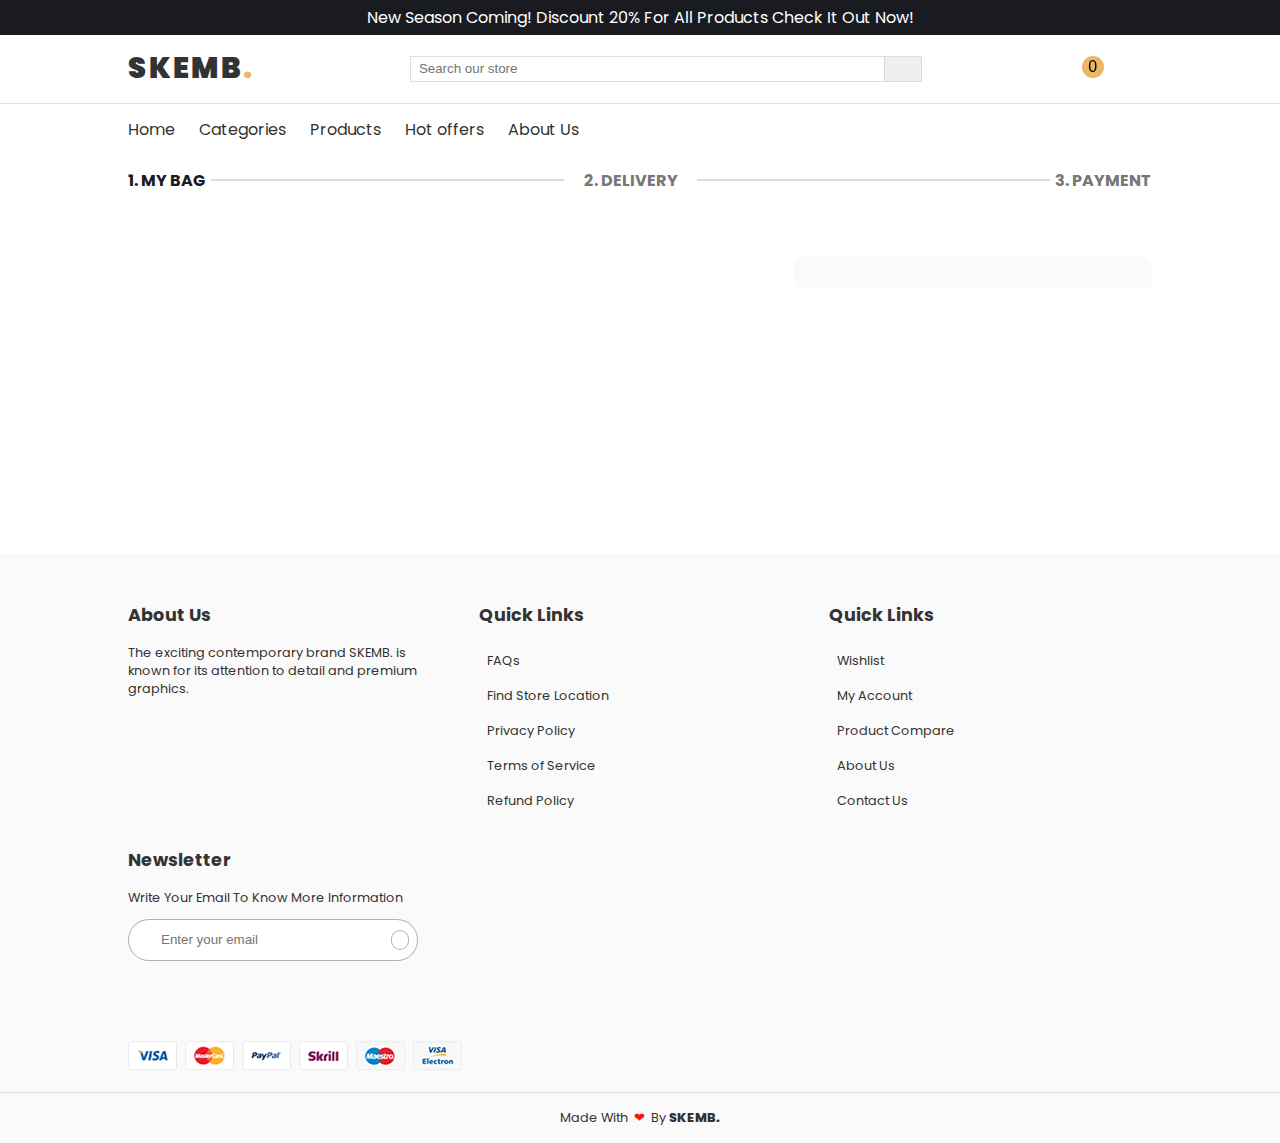
<file: cart.html>
<!DOCTYPE html>
<html lang="en">
  <head>
    <meta charset="UTF-8" />
    <meta name="viewport" content="width=device-width, initial-scale=1.0" />
    <link rel="preconnect" href="https://fonts.googleapis.com" />
    <link rel="preconnect" href="https://fonts.gstatic.com" crossorigin />
    <link
      href="https://fonts.googleapis.com/css2?family=Poppins:wght@100;200;300;400;500;600;700;800;900&display=swap"
      rel="stylesheet"
    />
    <!-- Font Awesome -->
    <link
      rel="stylesheet"
      href="https://cdnjs.cloudflare.com/ajax/libs/font-awesome/6.5.1/css/all.min.css"
      integrity="sha512-DTOQO9RWCH3ppGqcWaEA1BIZOC6xxalwEsw9c2QQeAIftl+Vegovlnee1c9QX4TctnWMn13TZye+giMm8e2LwA=="
      crossorigin="anonymous"
      referrerpolicy="no-referrer"
    />
    <link rel="stylesheet" href="styles/general.css" />
    <link rel="stylesheet" href="styles/cart.css" />
    <link rel="stylesheet" href="styles/nav-footer.css" />
    <title>SKEMB. | My Cart</title>
    <link
      rel="shortcut icon"
      href="assets/images/favicon.png"
      type="image/x-icon"
    />
  </head>
  <body>
    <header>
      <!-- Offer Alert -->
      <div class="offer hide-on-mobile py-1 text-center">
        <p>
          New Season Coming! Discount 20% For All Products Check It Out Now!
        </p>
      </div>

      <!-- Sidebar -->
      <nav class="nav-secondary sidebar py-1">
        <div class="nav px-3">
          <ul class="nav-links g-1 d-flex">
            <li
              class="hide-sidebar-btn link position-relative pb-1 cursor-pointer"
            >
              <a href="#"><i class="fa-solid fa-xmark"></i></a>
            </li>
            <li class="link position-relative pb-1 cursor-pointer">
              <a href="index.html">Home</a>
            </li>
            <li class="link dropdown-btn position-relative pb-1 cursor-pointer">
              <a href="categories.html">Categories</a>
            </li>
            <li class="link position-relative pb-1 cursor-pointer">
              <a href="all_products.html">Products</a>
            </li>
            <li class="link position-relative pb-1 cursor-pointer">
              <a href="hot-offers.html">Hot offers</a>
            </li>
            <li class="link position-relative pb-1 cursor-pointer">
              <a href="about_us.html">About Us</a>
            </li>
          </ul>
        </div>
      </nav>

      <!-- Nav Container -->
      <div class="nav-contaienr">
        <!-- NavBar -->
        <nav class="nav-top py-1">
          <!-- Container -->

          <div class="nav container d-flex align-center justify-between">
            <a href="index.html" class="logo"
              >SKEMB<span class="logo-dot">.</span></a
            >
            <!-- Search Bar -->

            <form
              id="#search-product"
              class="search-container hide-on-mobile d-flex"
            >
              <input
                type="text"
                class="search-input py-1 px-2"
                id="search-bar"
                placeholder="Search our store"
                name="search-product"
              />
              <button class="search-btn py-2 px-2 cursor-pointer">
                <i class="fa-solid fa-magnifying-glass"></i>
              </button>
            </form>
            <div class="nav-icons g-3 d-flex align-center justify-between">
              <button class="cartBtn position-relative">
                <i class="fa-solid fa-cart-shopping"></i>
                <span
                  class="cartQuantity d-flex justify-center align-center text-center"
                ></span>
              </button>
              <a id="user-image-profile" href="#">
                <i class="fa-regular fa-user"></i>
              </a>
              <a href="#"><i class="show-sidebar-btn fa-solid fa-bars"></i></a>
            </div>
          </div>
        </nav>
        <!-- Second Nav -->
        <nav class="nav-secondary hide-on-mobile py-1">
          <div class="nav container">
            <ul class="nav-links g-2 d-flex">
              <li class="link position-relative pb-1 cursor-pointer">
                <a href="index.html">Home</a>
              </li>
              <li
                class="link dropdown-btn position-relative pb-1 cursor-pointer"
              >
                <a href="categories.html">Categories</a>
              </li>
              <li class="link position-relative pb-1 cursor-pointer">
                <a href="all_products.html">Products</a>
              </li>
              <li class="link position-relative pb-1 cursor-pointer">
                <a href="hot-offers.html">Hot offers</a>
              </li>
              <li class="link position-relative pb-1 cursor-pointer">
                <a href="about_us.html">About Us</a>
              </li>
            </ul>
          </div>
        </nav>
      </div>

      <!-- *NOTE - cart side menu modified to all pages  -->
      <div class="cartSide px-3 py-3 d-none">
        <div class="cartSideHead d-flex flex-col">
          <a class="closeSideCart w-fit">
            <i class="fa-solid fa-circle-xmark"></i>
          </a>
          <div class="wrap d-flex justify-between align-center my-4">
            <h2>Your Cart</h2>
            <button class="goCart">Check Out Your Bag</button>
          </div>
        </div>
        <div class="sideCartContainer"></div>
      </div>
    </header>
    <section>
      <div class="container">
        <div class="buyingProcess mb-5 d-flex align-center justify-between">
          <h4 class="uppercase activeProcess process w-fit pe-1">1. My bag</h4>
          <h4 class="uppercase process w-fit">2. Delivery</h4>
          <h4 class="uppercase process w-fit ps-1">3. payment</h4>
        </div>
        <div class="cartContainer my-5 py-5 d-flex align-start justify-between">
          <div class="cartElements w-60 pe-2"></div>
          <div
            class="orderSummary w-35 px-3 py-3 border rounded bg-light"
          ></div>
        </div>
      </div>
    </section>

    <!-- ================= -->
    <!-- *ANCHOR -  footer -->

    <footer>
      <div class="container d-grid g-3">
        <div class="about-us">
          <h3>About Us</h3>
          <p>
            The exciting contemporary brand SKEMB. is known for its attention to
            detail and premium graphics.
          </p>
          <div class="social g-1 d-flex">
            <a href="https://www.facebook.com"
              ><i class="fa-brands fa-facebook"></i
            ></a>
            <a href="https://www.instagram.com"
              ><i class="fa-brands fa-instagram"></i
            ></a>
            <a href="https://www.youtube.com"
              ><i class="fa-brands fa-youtube"></i
            ></a>
            <a href="https://www.x.com"
              ><i class="fa-brands fa-x-twitter"></i
            ></a>
          </div>
        </div>
        <div class="quick-links quick-links-col-1">
          <h3>Quick Links</h3>
          <ul>
            <li><a href="about_us.html">FAQs</a></li>
            <li><a href="about_us.html">Find Store Location</a></li>
            <li><a href="about_us.html">Privacy Policy</a></li>
            <li><a href="about_us.html">Terms of Service</a></li>
            <li><a href="about_us.html">Refund Policy</a></li>
          </ul>
        </div>
        <div class="quick-links quick-links-col-2">
          <ul>
            <h3 class="hide-on-mobile">Quick Links</h3>
            <li><a href="all_products.html">Wishlist</a></li>
            <li><a href="profile.html">My Account</a></li>
            <li><a href="details.html?id=1">Product Compare</a></li>
            <li><a href="about_us.html">About Us</a></li>
            <li><a href="about_us.html">Contact Us</a></li>
          </ul>
        </div>
        <div class="news-letter">
          <h3>Newsletter</h3>
          <p>Write Your Email To Know More Information</p>
          <form action="#" class="newsletter py-1 px-2 d-flex align-center">
            <label for="email">
              <i class="fa-regular fa-envelope"></i>
            </label>
            <input
              class="w-100 px-2 py-2"
              type="email"
              id="email"
              placeholder="Enter your email"
            />
            <button type="submit" class="cursor-pointer">
              <i class="fa-solid fa-paper-plane"></i>
            </button>
          </form>
          <img
            src="/assets/images/payment.png"
            class="payment"
            alt="payment methods"
          />
        </div>
      </div>
      <p class="copyright text-center pt-3">
        Made With <span class="heart">&#10084;</span> By
        <span class="footer-logo">SKEMB.</span>
      </p>
    </footer>
    <script type="module" src="scripts/modules/cart.js"></script>
    <script type="module" src="scripts/modules/main.js"></script>
  </body>
</html>
</file>
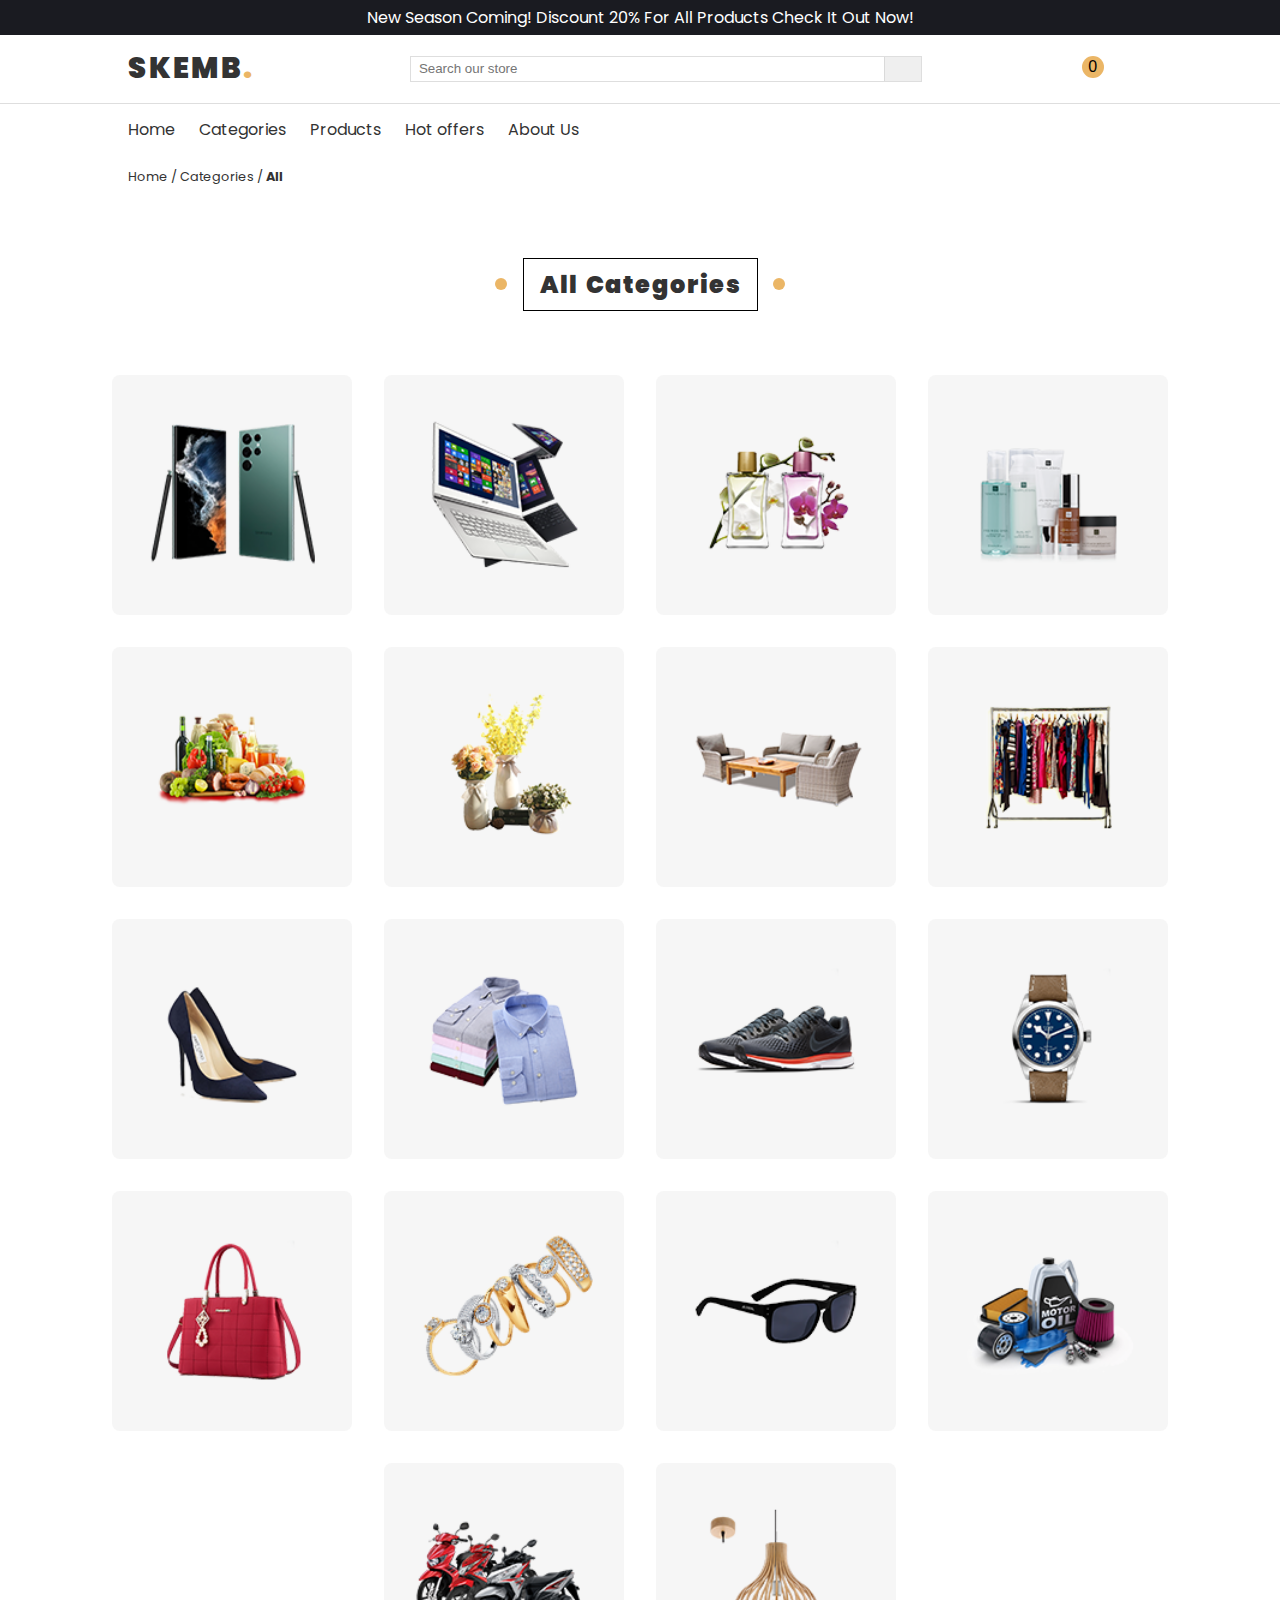
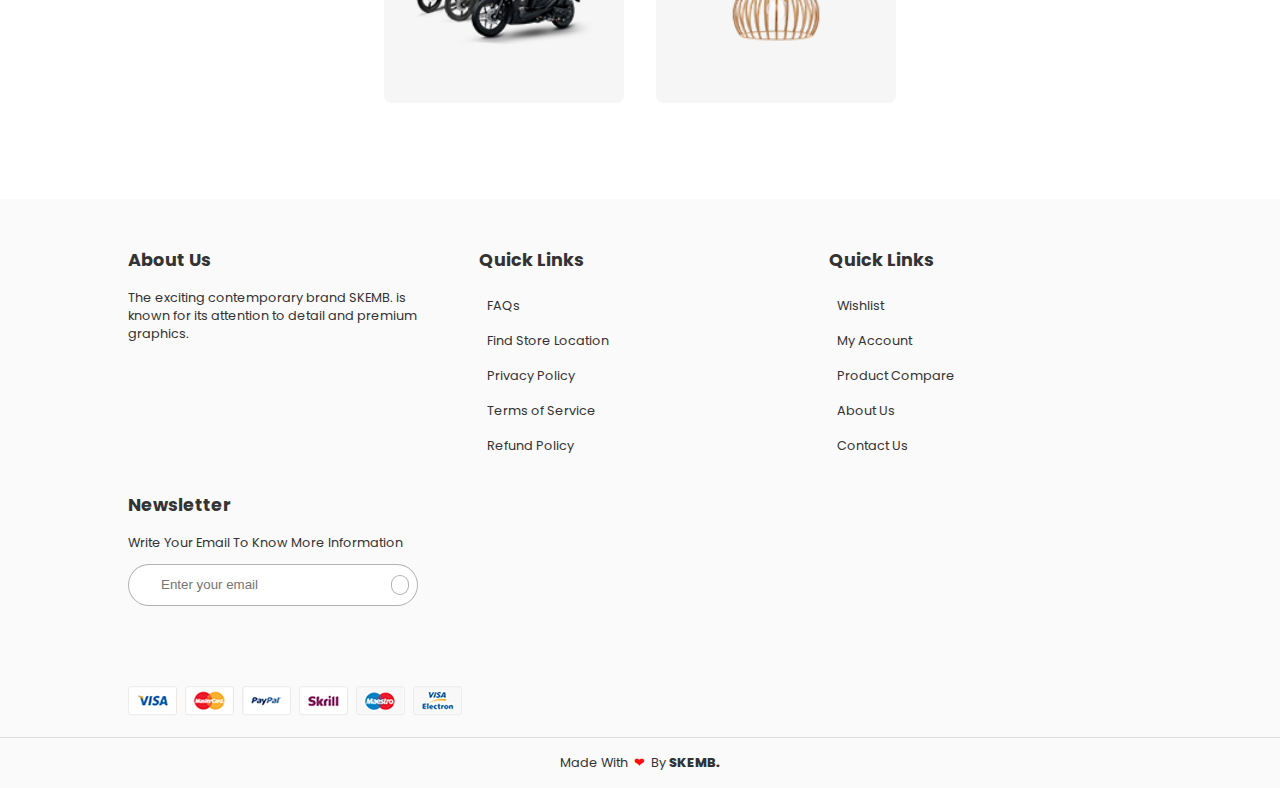
<file: categories.html>
<!DOCTYPE html>
<html lang="en">
  <head>
    <meta charset="UTF-8" />
    <meta name="viewport" content="width=device-width, initial-scale=1.0" />

    <!-- Google Fonts -->

    <link rel="preconnect" href="https://fonts.googleapis.com" />
    <link rel="preconnect" href="https://fonts.gstatic.com" crossorigin />
    <link
      href="https://fonts.googleapis.com/css2?family=Poppins:wght@100;200;300;400;500;600;700;800;900&display=swap"
      rel="stylesheet"
    />

    <!-- Font Awesome -->
    <link
      rel="stylesheet"
      href="https://cdnjs.cloudflare.com/ajax/libs/font-awesome/6.5.1/css/all.min.css"
      integrity="sha512-DTOQO9RWCH3ppGqcWaEA1BIZOC6xxalwEsw9c2QQeAIftl+Vegovlnee1c9QX4TctnWMn13TZye+giMm8e2LwA=="
      crossorigin="anonymous"
      referrerpolicy="no-referrer"
    />

    <!-- Styles -->

    <link rel="stylesheet" href="styles/general.css" />
    <link rel="stylesheet" href="styles/categories.css" />
    <link rel="stylesheet" href="styles/nav-footer.css" />
    <link
      rel="shortcut icon"
      href="assets/images/favicon.png"
      type="image/x-icon"
    />
    <title>SKEMB. | All Categories</title>
  </head>
  <body>
    <header>
      <!-- Offer Alert -->
      <div class="offer hide-on-mobile py-1 text-center">
        <p>
          New Season Coming! Discount 20% For All Products Check It Out Now!
        </p>
      </div>

      <!-- Sidebar -->
      <nav class="nav-secondary sidebar py-1">
        <div class="nav px-3">
          <ul class="nav-links g-1 d-flex">
            <li
              class="hide-sidebar-btn link position-relative pb-1 cursor-pointer"
            >
              <a href="#"><i class="fa-solid fa-xmark"></i></a>
            </li>
            <li class="link position-relative pb-1 cursor-pointer">
              <a href="index.html">Home</a>
            </li>
            <li class="link dropdown-btn position-relative pb-1 cursor-pointer">
              <a href="categories.html">Categories</a>
            </li>
            <li class="link position-relative pb-1 cursor-pointer">
              <a href="all_products.html">Products</a>
            </li>
            <li class="link position-relative pb-1 cursor-pointer">
              <a href="hot-offers.html">Hot offers</a>
            </li>
            <li class="link position-relative pb-1 cursor-pointer">
              <a href="about_us.html">About Us</a>
            </li>
          </ul>
        </div>
      </nav>

      <!-- Nav Container -->
      <div class="nav-contaienr">
        <!-- NavBar -->
        <nav class="nav-top py-1">
          <!-- Container -->

          <div class="nav container d-flex align-center justify-between">
            <a href="index.html" class="logo"
              >SKEMB<span class="logo-dot">.</span></a
            >
            <!-- Search Bar -->

            <form
              id="#search-product"
              class="search-container hide-on-mobile d-flex"
            >
              <input
                type="text"
                class="search-input py-1 px-2"
                id="search-bar"
                placeholder="Search our store"
                name="search-product"
              />
              <button class="search-btn py-2 px-2 cursor-pointer">
                <i class="fa-solid fa-magnifying-glass"></i>
              </button>
            </form>
            <div class="nav-icons g-3 d-flex align-center justify-between">
              <button class="cartBtn position-relative">
                <i class="fa-solid fa-cart-shopping"></i>
                <span
                  class="cartQuantity d-flex justify-center align-center text-center"
                ></span>
              </button>
              <a id="user-image-profile" href="#">
                <i class="fa-regular fa-user"></i>
              </a>
              <a href="#"><i class="show-sidebar-btn fa-solid fa-bars"></i></a>
            </div>
          </div>
        </nav>
        <!-- Second Nav -->
        <nav class="nav-secondary hide-on-mobile py-1">
          <div class="nav container">
            <ul class="nav-links g-2 d-flex">
              <li class="link position-relative pb-1 cursor-pointer">
                <a href="index.html">Home</a>
              </li>
              <li
                class="link dropdown-btn position-relative pb-1 cursor-pointer"
              >
                <a href="categories.html">Categories</a>
              </li>
              <li class="link position-relative pb-1 cursor-pointer">
                <a href="all_products.html">Products</a>
              </li>
              <li class="link position-relative pb-1 cursor-pointer">
                <a href="hot-offers.html">Hot offers</a>
              </li>
              <li class="link position-relative pb-1 cursor-pointer">
                <a href="about_us.html">About Us</a>
              </li>
            </ul>
          </div>
        </nav>
      </div>

      <!-- *NOTE - cart side menu modified to all pages  -->
      <div class="cartSide px-3 py-3 d-none">
        <div class="cartSideHead d-flex flex-col">
          <a class="closeSideCart w-fit">
            <i class="fa-solid fa-circle-xmark"></i>
          </a>
          <div class="wrap d-flex justify-between align-center my-4">
            <h2>Your Cart</h2>
            <button class="goCart">Check Out Your Bag</button>
          </div>
        </div>
        <div class="sideCartContainer"></div>
      </div>
    </header>

    <div class="router view-container container">
      <span class="routes">
        <a class="home-page" href="index.html">Home</a>
        /
        <a class="previous-page" href="categories.html">Categories</a>
        /
        <a class="current-page" href="categories.html">All</a>
      </span>
    </div>

    <!-- ==================== -->
    <!-- *ANCHOR -  MAIN ==== -->
    <!-- ==================== -->
    <main class="main-section">
      <section id="categories" class="all-categories section">
        <h2 class="section-heading px-3 py-2 position-relative mx-auto w-fit">
          All Categories
        </h2>
        <div class="all-categories">
          <div class="cat-wrapper">
            <a href="all_products.html" class="cat-card">
              <div>
                <span class="cat-name">Smartphones</span>
              </div>
            </a>
            <a href="all_products.html" class="cat-card">
              <div>
                <span class="cat-name">Laptops</span>
              </div>
            </a>
            <a href="all_products.html" class="cat-card">
              <div>
                <span class="cat-name">Fragrances</span>
              </div>
            </a>
            <a href="all_products.html" class="cat-card">
              <div>
                <span class="cat-name">Skincare</span>
              </div>
            </a>
            <a href="all_products.html" class="cat-card">
              <div>
                <span class="cat-name">Groceries</span>
              </div>
            </a>
            <a href="all_products.html" class="cat-card">
              <div>
                <span class="cat-name">Home Decor</span>
              </div>
            </a>
            <a href="all_products.html" class="cat-card">
              <div>
                <span class="cat-name">Furniture</span>
              </div>
            </a>
            <a href="all_products.html" class="cat-card">
              <div>
                <span class="cat-name">Women's Clothing</span>
              </div>
            </a>
            <a href="all_products.html" class="cat-card">
              <div>
                <span class="cat-name">Women's Shoes</span>
              </div>
            </a>
            <a href="all_products.html" class="cat-card">
              <div>
                <span class="cat-name">Men's Clothing</span>
              </div>
            </a>
            <a href="all_products.html" class="cat-card">
              <div>
                <span class="cat-name">Men's Shoes</span>
              </div>
            </a>
            <a href="all_products.html" class="cat-card">
              <div>
                <span class="cat-name">Men's Watches</span>
              </div>
            </a>
            <a href="all_products.html" class="cat-card">
              <div>
                <span class="cat-name">Women's Bags</span>
              </div>
            </a>
            <a href="all_products.html" class="cat-card">
              <div>
                <span class="cat-name">Women's Jewellery</span>
              </div>
            </a>
            <a href="all_products.html" class="cat-card">
              <div>
                <span class="cat-name">Sunglasses</span>
              </div>
            </a>
            <a href="all_products.html" class="cat-card">
              <div>
                <span class="cat-name">Automotive</span>
              </div>
            </a>
            <a href="all_products.html" class="cat-card">
              <div>
                <span class="cat-name">Motorcycle</span>
              </div>
            </a>
            <a href="all_products.html" class="cat-card">
              <div>
                <span class="cat-name">Lighting</span>
              </div>
            </a>
          </div>
          <!-- <div class="swiper-pagination catination"></div> -->
        </div>
      </section>
    </main>

    <!-- ================= -->
    <!-- *ANCHOR -  footer -->

    <footer>
      <div class="container d-grid g-3">
        <div class="about-us">
          <h3>About Us</h3>
          <p>
            The exciting contemporary brand SKEMB. is known for its attention to
            detail and premium graphics.
          </p>
          <div class="social g-1 d-flex">
            <a href="https://www.facebook.com"
              ><i class="fa-brands fa-facebook"></i
            ></a>
            <a href="https://www.instagram.com"
              ><i class="fa-brands fa-instagram"></i
            ></a>
            <a href="https://www.youtube.com"
              ><i class="fa-brands fa-youtube"></i
            ></a>
            <a href="https://www.x.com"
              ><i class="fa-brands fa-x-twitter"></i
            ></a>
          </div>
        </div>
        <div class="quick-links quick-links-col-1">
          <h3>Quick Links</h3>
          <ul>
            <li><a href="about_us.html">FAQs</a></li>
            <li><a href="about_us.html">Find Store Location</a></li>
            <li><a href="about_us.html">Privacy Policy</a></li>
            <li><a href="about_us.html">Terms of Service</a></li>
            <li><a href="about_us.html">Refund Policy</a></li>
          </ul>
        </div>
        <div class="quick-links quick-links-col-2">
          <ul>
            <h3 class="hide-on-mobile">Quick Links</h3>
            <li><a href="all_products.html">Wishlist</a></li>
            <li><a href="profile.html">My Account</a></li>
            <li><a href="details.html?id=1">Product Compare</a></li>
            <li><a href="about_us.html">About Us</a></li>
            <li><a href="about_us.html">Contact Us</a></li>
          </ul>
        </div>
        <div class="news-letter">
          <h3>Newsletter</h3>
          <p>Write Your Email To Know More Information</p>
          <form action="#" class="newsletter py-1 px-2 d-flex align-center">
            <label for="email">
              <i class="fa-regular fa-envelope"></i>
            </label>
            <input
              class="w-100 px-2 py-2"
              type="email"
              id="email"
              placeholder="Enter your email"
            />
            <button type="submit" class="cursor-pointer">
              <i class="fa-solid fa-paper-plane"></i>
            </button>
          </form>
          <img
            src="/assets/images/payment.png"
            class="payment"
            alt="payment methods"
          />
        </div>
      </div>
      <p class="copyright text-center pt-3">
        Made With <span class="heart">&#10084;</span> By
        <span class="footer-logo">SKEMB.</span>
      </p>
    </footer>

    <!-- Scripts -->
    <script type="module" src="/scripts/modules/all_products.js"></script>
    <script src="scripts/categories.js"></script>
  </body>
</html>
</file>
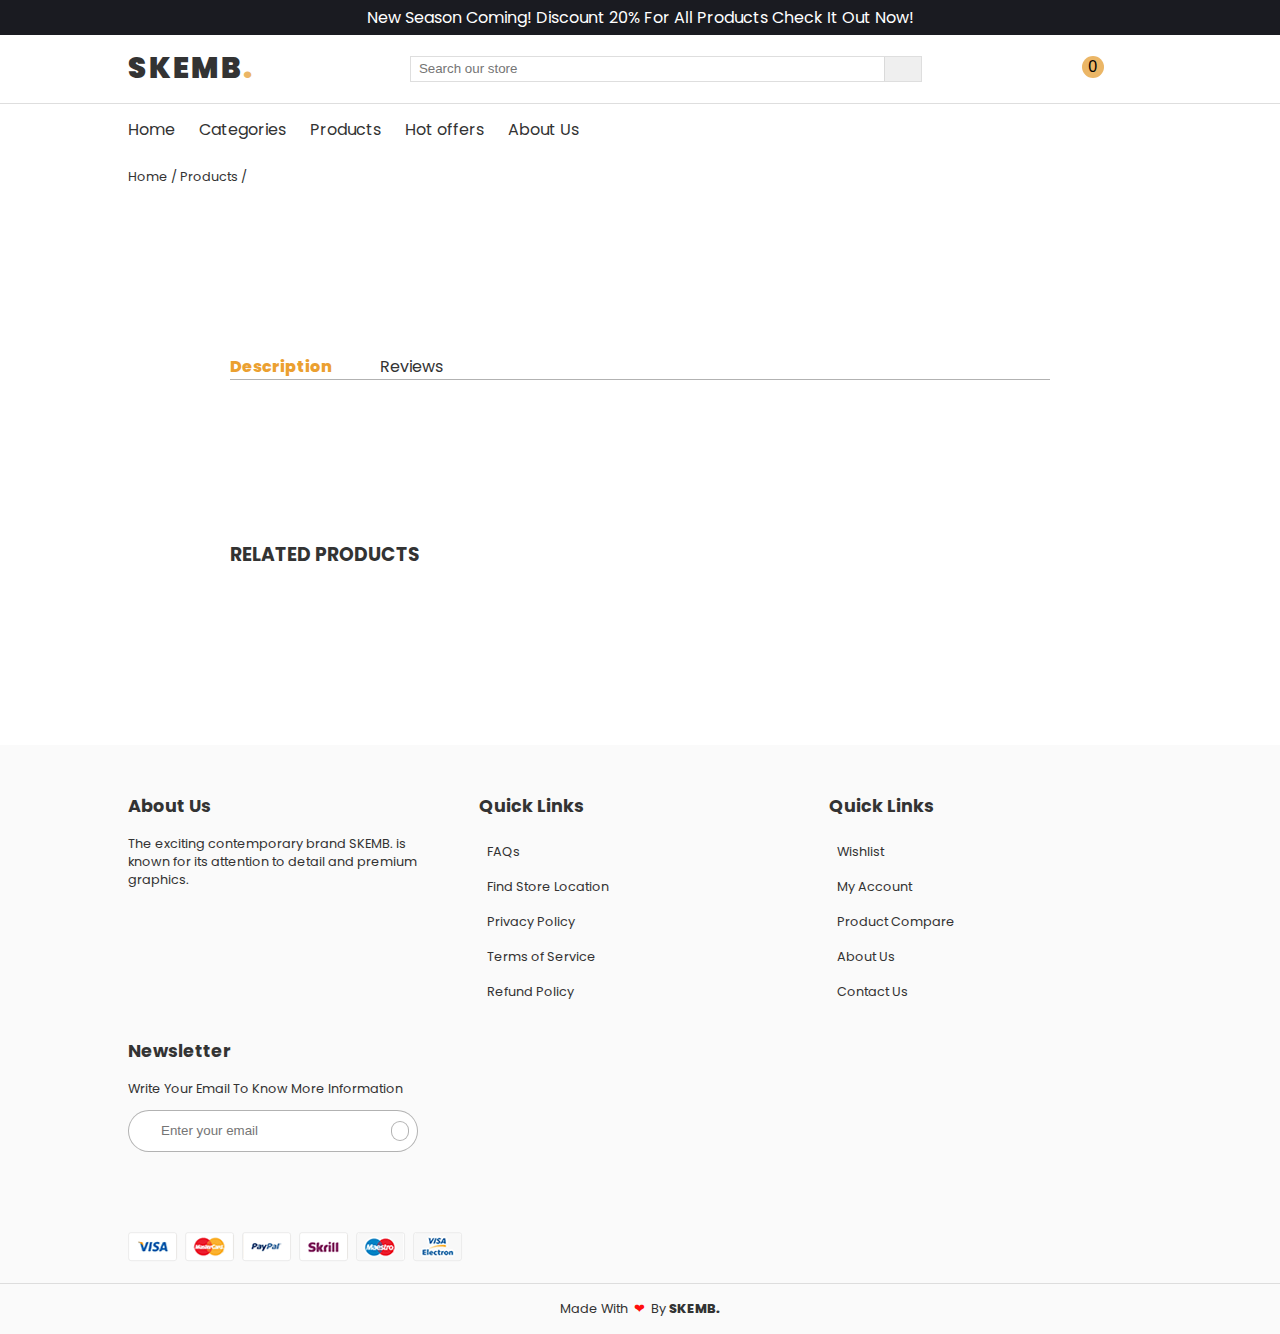
<file: details.html>
<!DOCTYPE html>
<html lang="en">
  <head>
    <meta charset="UTF-8" />
    <meta name="viewport" content="width=device-width, initial-scale=1.0" />

    <!-- Google Fonts -->

    <link rel="preconnect" href="https://fonts.googleapis.com" />
    <link rel="preconnect" href="https://fonts.gstatic.com" crossorigin />
    <link
      href="https://fonts.googleapis.com/css2?family=Poppins:wght@100;200;300;400;500;600;700;800;900&display=swap"
      rel="stylesheet"
    />

    <!-- Font Awesome -->
    <link
      rel="stylesheet"
      href="https://cdnjs.cloudflare.com/ajax/libs/font-awesome/6.5.1/css/all.min.css"
      integrity="sha512-DTOQO9RWCH3ppGqcWaEA1BIZOC6xxalwEsw9c2QQeAIftl+Vegovlnee1c9QX4TctnWMn13TZye+giMm8e2LwA=="
      crossorigin="anonymous"
      referrerpolicy="no-referrer"
    />

    <!-- Styles -->
    <link rel="stylesheet" href="styles/general.css" />
    <link rel="stylesheet" href="styles/details.css" />
    <link rel="stylesheet" href="styles/productCard.css" />
    <link rel="stylesheet" href="styles/nav-footer.css" />
    <link
      rel="shortcut icon"
      href="assets/images/favicon.png"
      type="image/x-icon"
    />
    <title>SKEMB. | Product details</title>
  </head>
  <body>
    <header>
      <!-- Offer Alert -->
      <div class="offer hide-on-mobile py-1 text-center">
        <p>
          New Season Coming! Discount 20% For All Products Check It Out Now!
        </p>
      </div>

      <!-- Sidebar -->
      <nav class="nav-secondary sidebar py-1">
        <div class="nav px-3">
          <ul class="nav-links g-1 d-flex">
            <li
              class="hide-sidebar-btn link position-relative pb-1 cursor-pointer"
            >
              <a href="#"><i class="fa-solid fa-xmark"></i></a>
            </li>
            <li class="link position-relative pb-1 cursor-pointer">
              <a href="index.html">Home</a>
            </li>
            <li class="link dropdown-btn position-relative pb-1 cursor-pointer">
              <a href="categories.html">Categories</a>
            </li>
            <li class="link position-relative pb-1 cursor-pointer">
              <a href="all_products.html">Products</a>
            </li>
            <li class="link position-relative pb-1 cursor-pointer">
              <a href="hot-offers.html">Hot offers</a>
            </li>
            <li class="link position-relative pb-1 cursor-pointer">
              <a href="#">About Us</a>
            </li>
          </ul>
        </div>
      </nav>

      <!-- Nav Container -->
      <div class="nav-contaienr">
        <!-- NavBar -->
        <nav class="nav-top py-1">
          <!-- Container -->

          <div class="nav container d-flex align-center justify-between">
            <a href="index.html" class="logo"
              >SKEMB<span class="logo-dot">.</span></a
            >
            <!-- Search Bar -->

            <form
              id="#search-product"
              class="search-container hide-on-mobile d-flex"
            >
              <input
                type="text"
                class="search-input py-1 px-2"
                id="search-bar"
                placeholder="Search our store"
                name="search-product"
              />
              <button class="search-btn py-2 px-2 cursor-pointer">
                <i class="fa-solid fa-magnifying-glass"></i>
              </button>
            </form>
            <div class="nav-icons g-3 d-flex align-center justify-between">
              <button class="cartBtn position-relative">
                <i class="fa-solid fa-cart-shopping"></i>
                <span
                  class="cartQuantity d-flex justify-center align-center text-center"
                ></span>
              </button>
              <a id="user-image-profile" href="#">
                <i class="fa-regular fa-user"></i>
              </a>
              <a href="#"><i class="show-sidebar-btn fa-solid fa-bars"></i></a>
            </div>
          </div>
        </nav>
        <!-- Second Nav -->
        <nav class="nav-secondary hide-on-mobile py-1">
          <div class="nav container">
            <ul class="nav-links g-2 d-flex">
              <li class="link position-relative pb-1 cursor-pointer">
                <a href="index.html">Home</a>
              </li>
              <li
                class="link dropdown-btn position-relative pb-1 cursor-pointer"
              >
                <a href="categories.html">Categories</a>
              </li>
              <li class="link position-relative pb-1 cursor-pointer">
                <a href="all_products.html">Products</a>
              </li>
              <li class="link position-relative pb-1 cursor-pointer">
                <a href="hot-offers.html">Hot offers</a>
              </li>
              <li class="link position-relative pb-1 cursor-pointer">
                <a href="#">About Us</a>
              </li>
            </ul>
          </div>
        </nav>
      </div>

      <!-- *NOTE - cart side menu modified to all pages  -->
      <div class="cartSide px-3 py-3 d-none">
        <i class="fa-solid fa-circle-xmark closeSideCart"></i>
        <div class="cartSideHead d-flex align-center justify-between">
          <h2>Your Cart</h2>
          <button class="goCart">Check Out Your Bag</button>
        </div>
        <div class="sideCartContainer"></div>
      </div>
    </header>
    <div class="router view-container container">
      <span class="routes">
        <a class="home-page" href="/index.html">Home</a>
        /
        <a class="previous-page" href="details.html?id=1">Products</a>
        /
        <a  href="#" class="current-page"></a>
      </span>
    </div>
    <main>
      <span class="success px-3 py-1"
      >Product Added Successfully
      <i class="fa-solid fa-circle-check checkIcon"></i
    ></span>
    <span class="faild px-3 py-1"
      >An Error Occured, Please Try Again
      <i class="fa-solid fa-circle-xmark wrongIcon"></i
    ></span>

      <section class="section d-grid product container"></section>

      <section class="reviews-section section container">
        <div class="container">
          <ul class="d-flex reviews-nav">
            <li>
              <a class="reviews-links desc active">Description</a>
            </li>
            <li>
              <a class="reviews-links reviews">Reviews</a>
            </li>
          </ul>
          <div class="desc-reviews comments-container d-flex my-3"></div>
        </div>
      </section>

      <section class="section related-products container">
        <div class="container">
          <h3>RELATED PRODUCTS</h3>
          <div class="products-grid d-grid py-5">
            <!-- Card -->
          </div>
        </div>
      </section>
    </main>

    <!-- ================= -->
    <!-- *ANCHOR -  footer -->

    <footer>
      <div class="container d-grid g-3">
        <div class="about-us">
          <h3>About Us</h3>
          <p>
            The exciting contemporary brand SKEMB. is known for its attention to
            detail and premium graphics.
          </p>
          <div class="social g-1 d-flex">
            <a href="https://www.facebook.com"
              ><i class="fa-brands fa-facebook"></i
            ></a>
            <a href="https://www.instagram.com"
              ><i class="fa-brands fa-instagram"></i
            ></a>
            <a href="https://www.youtube.com"
              ><i class="fa-brands fa-youtube"></i
            ></a>
            <a href="https://www.x.com"
              ><i class="fa-brands fa-x-twitter"></i
            ></a>
          </div>
        </div>
        <div class="quick-links quick-links-col-1">
          <h3>Quick Links</h3>
          <ul>
            <li><a href="about_us.html">FAQs</a></li>
            <li><a href="about_us.html">Find Store Location</a></li>
            <li><a href="about_us.html">Privacy Policy</a></li>
            <li><a href="about_us.html">Terms of Service</a></li>
            <li><a href="about_us.html">Refund Policy</a></li>
          </ul>
        </div>
        <div class="quick-links quick-links-col-2">
          <ul>
            <h3 class="hide-on-mobile">Quick Links</h3>
            <li><a href="all_products.html">Wishlist</a></li>
            <li><a href="profile.html">My Account</a></li>
            <li><a href="details.html?id=1">Product Compare</a></li>
            <li><a href="about_us.html">About Us</a></li>
            <li><a href="about_us.html">Contact Us</a></li>
          </ul>
        </div>
        <div class="news-letter">
          <h3>Newsletter</h3>
          <p>Write Your Email To Know More Information</p>
          <form action="#" class="newsletter py-1 px-2 d-flex align-center">
            <label for="email">
              <i class="fa-regular fa-envelope"></i>
            </label>
            <input
              class="w-100 px-2 py-2"
              type="email"
              id="email"
              placeholder="Enter your email"
            />
            <button type="submit" class="cursor-pointer">
              <i class="fa-solid fa-paper-plane"></i>
            </button>
          </form>
          <img
            src="/assets/images/payment.png"
            class="payment"
            alt="payment methods"
          />
        </div>
      </div>
      <p class="copyright text-center pt-3">
        Made With <span class="heart">&#10084;</span> By
        <span class="footer-logo">SKEMB.</span>
      </p>
    </footer>
  </body>
  <script type="module" src="/scripts/modules/productCard.js"></script>
  <script type="module" src="/scripts/modules/details.js"></script>
  <script type="module" src="/scripts/modules/main.js"></script>
</html>
</file>
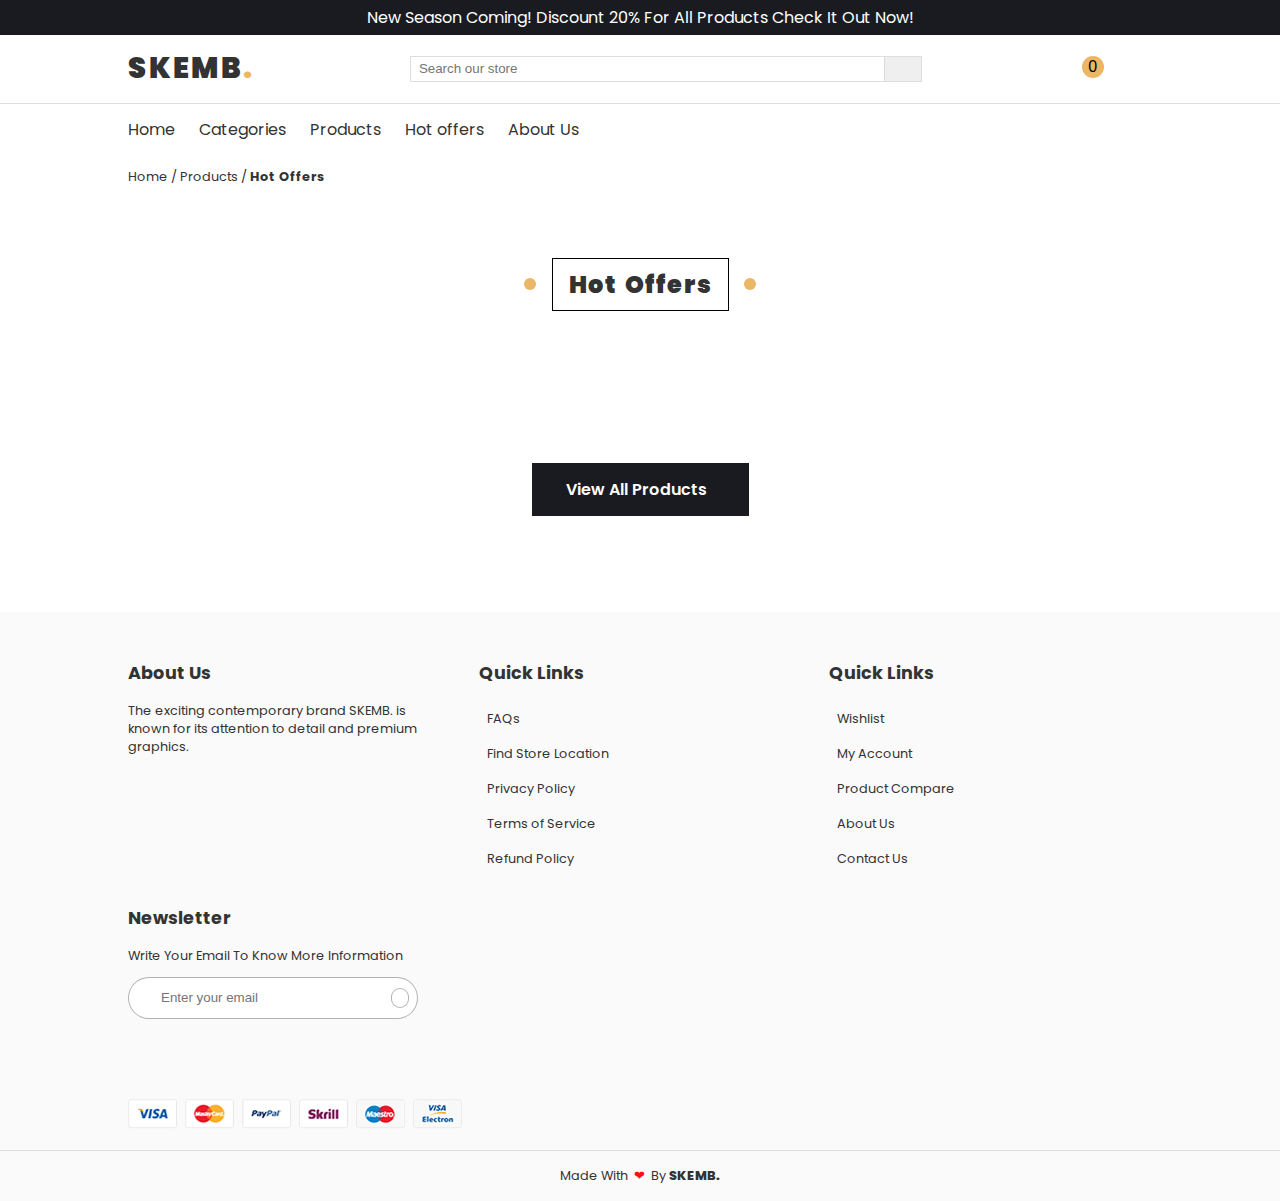
<file: hot-offers.html>
<!DOCTYPE html>
<html lang="en">
  <head>
    <meta charset="UTF-8" />
    <meta name="viewport" content="width=device-width, initial-scale=1.0" />

    <!-- Google Fonts -->

    <link rel="preconnect" href="https://fonts.googleapis.com" />
    <link rel="preconnect" href="https://fonts.gstatic.com" crossorigin />
    <link
      href="https://fonts.googleapis.com/css2?family=Poppins:wght@100;200;300;400;500;600;700;800;900&display=swap"
      rel="stylesheet"
    />

    <!-- Font Awesome -->
    <link
      rel="stylesheet"
      href="https://cdnjs.cloudflare.com/ajax/libs/font-awesome/6.5.1/css/all.min.css"
      integrity="sha512-DTOQO9RWCH3ppGqcWaEA1BIZOC6xxalwEsw9c2QQeAIftl+Vegovlnee1c9QX4TctnWMn13TZye+giMm8e2LwA=="
      crossorigin="anonymous"
      referrerpolicy="no-referrer"
    />

    <!-- Styles -->

    <link rel="stylesheet" href="styles/general.css" />
    <link rel="stylesheet" href="styles/home.css" />
    <link rel="stylesheet" href="styles/hotoffers.css" />
    <link rel="stylesheet" href="styles/productCard.css" />
    <link rel="stylesheet" href="styles/nav-footer.css" />
    <link
      rel="shortcut icon"
      href="assets/images/favicon.png"
      type="image/x-icon"
    />
    <title>SKEMB. | Hot Offers</title>
  </head>
  <body>
    <header>
      <!-- Offer Alert -->
      <div class="offer hide-on-mobile py-1 text-center">
        <p>
          New Season Coming! Discount 20% For All Products Check It Out Now!
        </p>
      </div>

      <!-- Sidebar -->
      <nav class="nav-secondary sidebar py-1">
        <div class="nav px-3">
          <ul class="nav-links g-1 d-flex">
            <li
              class="hide-sidebar-btn link position-relative pb-1 cursor-pointer"
            >
              <a href="#"><i class="fa-solid fa-xmark"></i></a>
            </li>
            <li class="link position-relative pb-1 cursor-pointer">
              <a href="index.html">Home</a>
            </li>
            <li class="link dropdown-btn position-relative pb-1 cursor-pointer">
              <a href="categories.html">Categories</a>
            </li>
            <li class="link position-relative pb-1 cursor-pointer">
              <a href="all_products.html">Products</a>
            </li>
            <li class="link position-relative pb-1 cursor-pointer">
              <a href="hot-offers.html">Hot offers</a>
            </li>
            <li class="link position-relative pb-1 cursor-pointer">
              <a href="about_us.html">About Us</a>
            </li>
          </ul>
        </div>
      </nav>

      <!-- Nav Container -->
      <div class="nav-contaienr">
        <!-- NavBar -->
        <nav class="nav-top py-1">
          <!-- Container -->

          <div class="nav container d-flex align-center justify-between">
            <a href="index.html" class="logo"
              >SKEMB<span class="logo-dot">.</span></a
            >
            <!-- Search Bar -->

            <form
              id="#search-product"
              class="search-container hide-on-mobile d-flex"
            >
              <input
                type="text"
                class="search-input py-1 px-2"
                id="search-bar"
                placeholder="Search our store"
                name="search-product"
              />
              <button class="search-btn py-2 px-2 cursor-pointer">
                <i class="fa-solid fa-magnifying-glass"></i>
              </button>
            </form>
            <div class="nav-icons g-3 d-flex align-center justify-between">
              <button class="cartBtn position-relative">
                <i class="fa-solid fa-cart-shopping"></i>
                <span
                  class="cartQuantity d-flex justify-center align-center text-center"
                ></span>
              </button>
              <a id="user-image-profile" href="#">
                <i class="fa-regular fa-user"></i>
              </a>
              <a href="#"><i class="show-sidebar-btn fa-solid fa-bars"></i></a>
            </div>
          </div>
        </nav>
        <!-- Second Nav -->
        <nav class="nav-secondary hide-on-mobile py-1">
          <div class="nav container">
            <ul class="nav-links g-2 d-flex">
              <li class="link position-relative pb-1 cursor-pointer">
                <a href="index.html">Home</a>
              </li>
              <li
                class="link dropdown-btn position-relative pb-1 cursor-pointer"
              >
                <a href="categories.html">Categories</a>
              </li>
              <li class="link position-relative pb-1 cursor-pointer">
                <a href="all_products.html">Products</a>
              </li>
              <li class="link position-relative pb-1 cursor-pointer">
                <a href="hot-offers.html">Hot offers</a>
              </li>
              <li class="link position-relative pb-1 cursor-pointer">
                <a href="about_us.html">About Us</a>
              </li>
            </ul>
          </div>
        </nav>
      </div>

      <!-- *ANCHOR - notifications  -->
      <span class="success px-3 py-1"
      >Product Added Successfully
      <i class="fa-solid fa-circle-check checkIcon"></i
    ></span>
    <span class="faild px-3 py-1"
      >An Error Occured, Please Try Again
      <i class="fa-solid fa-circle-xmark wrongIcon"></i
    ></span>

      <!-- *NOTE - cart side menu modified to all pages  -->
      <div class="cartSide px-3 py-3 d-none">
        <div class="cartSideHead d-flex flex-col">
          <a class="closeSideCart w-fit">
            <i class="fa-solid fa-circle-xmark"></i>
          </a>
          <div class="wrap d-flex justify-between align-center my-4">
            <h2>Your Cart</h2>
            <button class="goCart">Check Out Your Bag</button>
          </div>
        </div>
        <div class="sideCartContainer"></div>
      </div>

      <!-- *NOTE - cart side menu modified to all pages  -->
      <div class="cartSide px-3 py-3 d-none">
        <i class="fa-solid fa-circle-xmark closeSideCart"></i>
        <div class="cartSideHead d-flex align-center justify-between">
          <h2>Your Cart</h2>
          <button class="goCart">Check Out Your Bag</button>
        </div>
        <div class="sideCartContainer"></div>
      </div>
    </header>

    <div class="router view-container container">
      <span class="routes">
        <a class="home-page" href="/index.html">Home</a>
        /
        <a class="previous-page" href="/all_products.html">Products</a>
        /
        <a class="current-page" href="/all_products.html">Hot Offers</a>
      </span>
    </div>

    <!-- ==================== -->
    <!-- *ANCHOR -  MAIN ==== -->
    <!-- ==================== -->
    <main class="main-section">
      <!-- *ANCHOR - Products Cards Grid -->

      <section class="section">
        <h2 class="section-heading px-3 py-2 position-relative mx-auto w-fit">
          Hot Offers
        </h2>
        <div class="container products-grid d-grid">
          <!-- 

        -->

          <!-- Card -->
        </div>
        <div class="text-center">
          <a href="/all_products.html" class="section-btn btn-more btn-dark"
            >View All Products &nbsp;
            <i class="fa-solid fa-arrow-right-long"></i>
          </a>
        </div>
      </section>
    </main>

    <!-- ================= -->
    <!-- *ANCHOR -  footer -->

    <footer>
      <div class="container d-grid g-3">
        <div class="about-us">
          <h3>About Us</h3>
          <p>
            The exciting contemporary brand SKEMB. is known for its attention to
            detail and premium graphics.
          </p>
          <div class="social g-1 d-flex">
            <a href="https://www.facebook.com"
              ><i class="fa-brands fa-facebook"></i
            ></a>
            <a href="https://www.instagram.com"
              ><i class="fa-brands fa-instagram"></i
            ></a>
            <a href="https://www.youtube.com"
              ><i class="fa-brands fa-youtube"></i
            ></a>
            <a href="https://www.x.com"
              ><i class="fa-brands fa-x-twitter"></i
            ></a>
          </div>
        </div>
        <div class="quick-links quick-links-col-1">
          <h3>Quick Links</h3>
          <ul>
            <li><a href="about_us.html">FAQs</a></li>
            <li><a href="about_us.html">Find Store Location</a></li>
            <li><a href="about_us.html">Privacy Policy</a></li>
            <li><a href="about_us.html">Terms of Service</a></li>
            <li><a href="about_us.html">Refund Policy</a></li>
          </ul>
        </div>
        <div class="quick-links quick-links-col-2">
          <ul>
            <h3 class="hide-on-mobile">Quick Links</h3>
            <li><a href="all_products.html">Wishlist</a></li>
            <li><a href="profile.html">My Account</a></li>
            <li><a href="details.html?id=1">Product Compare</a></li>
            <li><a href="about_us.html">About Us</a></li>
            <li><a href="about_us.html">Contact Us</a></li>
          </ul>
        </div>
        <div class="news-letter">
          <h3>Newsletter</h3>
          <p>Write Your Email To Know More Information</p>
          <form action="#" class="newsletter py-1 px-2 d-flex align-center">
            <label for="email">
              <i class="fa-regular fa-envelope"></i>
            </label>
            <input
              class="w-100 px-2 py-2"
              type="email"
              id="email"
              placeholder="Enter your email"
            />
            <button type="submit" class="cursor-pointer">
              <i class="fa-solid fa-paper-plane"></i>
            </button>
          </form>
          <img
            src="/assets/images/payment.png"
            class="payment"
            alt="payment methods"
          />
        </div>
      </div>
      <p class="copyright text-center pt-3">
        Made With <span class="heart">&#10084;</span> By
        <span class="footer-logo">SKEMB.</span>
      </p>
    </footer>
    <script type="module" src="/scripts/modules/products.js"></script>
    <script type="module" src="/scripts/modules/main.js"></script>
  </body>
</html>
</file>
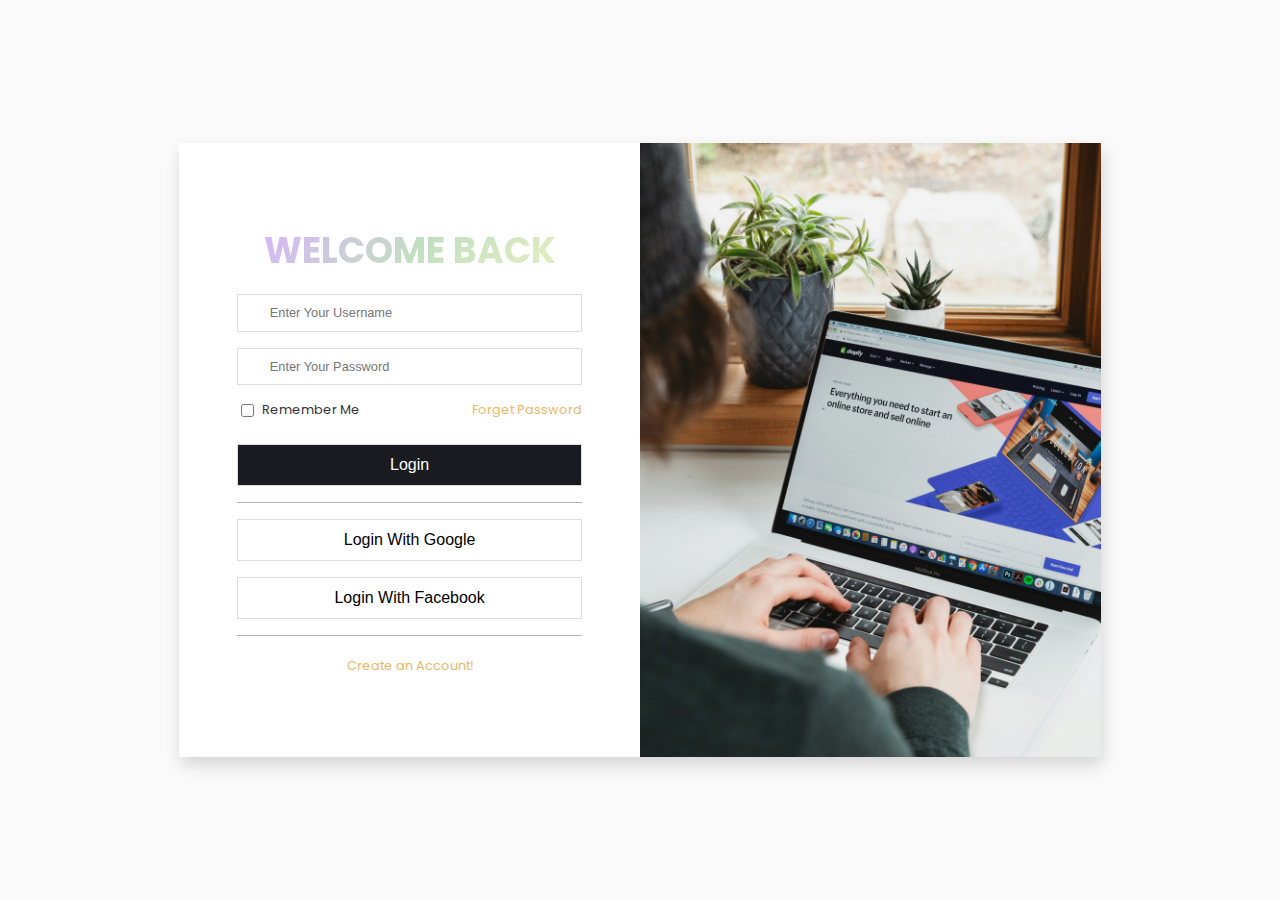
<file: login.html>
<!DOCTYPE html>
<html lang="en">
  <head>
    <meta charset="UTF-8" />
    <meta name="viewport" content="width=device-width, initial-scale=1.0" />

    <!-- Google Fonts -->

    <link rel="preconnect" href="https://fonts.googleapis.com" />
    <link rel="preconnect" href="https://fonts.gstatic.com" crossorigin />
    <link
      href="https://fonts.googleapis.com/css2?family=Poppins:wght@100;200;300;400;500;600;700;800;900&display=swap"
      rel="stylesheet"
    />

    <!-- Font Awesome -->
    <link
      rel="stylesheet"
      href="https://cdnjs.cloudflare.com/ajax/libs/font-awesome/6.5.1/css/all.min.css"
      integrity="sha512-DTOQO9RWCH3ppGqcWaEA1BIZOC6xxalwEsw9c2QQeAIftl+Vegovlnee1c9QX4TctnWMn13TZye+giMm8e2LwA=="
      crossorigin="anonymous"
      referrerpolicy="no-referrer"
    />
    <link rel="stylesheet" href="styles/general.css" />
    <link rel="stylesheet" href="styles/login.css" />
    <link rel="shortcut icon" href="/images/favicon.png" type="image/x-icon" />
    <link
      rel="shortcut icon"
      href="assets/images/favicon.png"
      type="image/x-icon"
    />
    <title>SKEMB. | Login</title>
  </head>
  <body>
    <div class="container d-flex justify-center align-center">
      <div class="login-card d-flex w-90">
        <section class="form-login d-flex w-50 d-flex flex-col align-center">
          <div class="text-center mb-3">
            <h1 class="animate-charcter">Welcome Back</h1>
          </div>
          <form id="login-submit" action="post" class="w-75">
            <div class="form-group mb-3">
              <div class="input-group py3">
                <i class="fa-solid fa-user icon"></i>
                <input
                  class="form-control"
                  type="text"
                  name="username"
                  placeholder="Enter Your Username"
                />
              </div>
              <div class="err"></div>
            </div>
            <div class="form-group mb-3">
              <div class="input-group py3">
                <i id="password-icon" class="fa-solid fa-lock icon"></i>
                <input
                  class="form-control"
                  type="password"
                  name="password"
                  placeholder="Enter Your Password"
                />
              </div>
              <div class="err"></div>
            </div>
            <div class="form-group mb-4 d-flex justify-between">
              <div class="input-rem">
                <input type="checkbox" name="remember-me" id="remember-me" />
                <label for="remember-me">Remember Me</label>
              </div>
              <a class="login-links" href="#">Forget Password</a>
            </div>
            <button type="submit" class="login-btn d-inline-block">Login</button>
            <button class="btn loginLoader  cursor-pointer d-none"><i class="fa-solid fa-spinner fa-spin"></i></button>
            <hr />
            <button type="button" class="login-btn mb-3 btn-login-with">
              <i class="fa-brands fa-google"></i> Login With Google
            </button>
            <button type="button" class="login-btn btn-login-with">
              <i class="fa-brands fa-facebook-f"></i> Login With Facebook
            </button>
            <hr />
            <div class="text-center">
              <a class="login-links" href="#">Create an Account!</a>
            </div>
          </form>
        </section>
        <section class="bg-login-image w-50"></section>
      </div>
    </div>
    <script type="module" src="scripts/login.js"></script>
  </body>
</html>
</file>
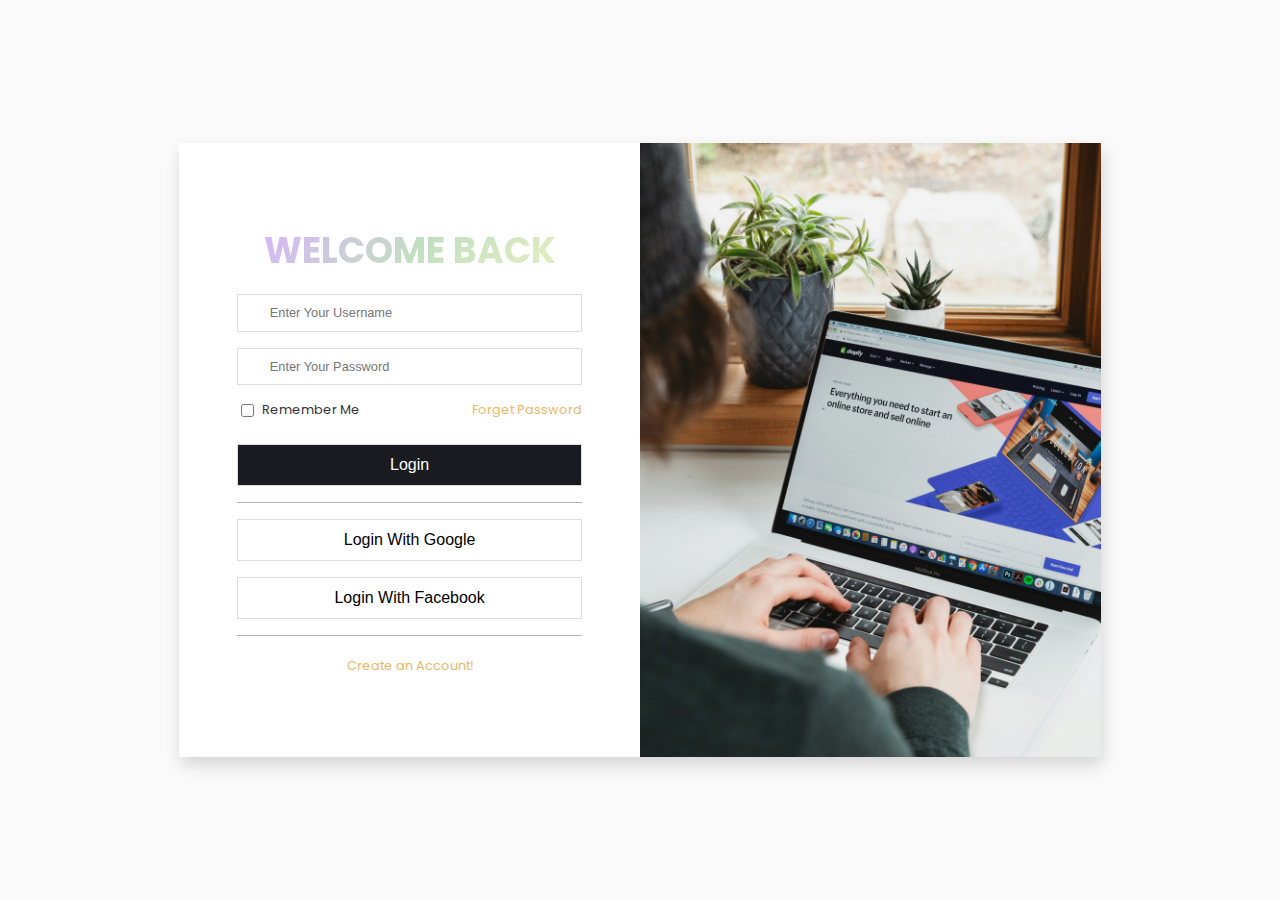
<file: profile.html>
<!DOCTYPE html>
<html lang="en">
  <head>
    <meta charset="UTF-8" />
    <meta name="viewport" content="width=device-width, initial-scale=1.0" />

    <!-- Google Fonts -->

    <link rel="preconnect" href="https://fonts.googleapis.com" />
    <link rel="preconnect" href="https://fonts.gstatic.com" crossorigin />
    <link
      href="https://fonts.googleapis.com/css2?family=Poppins:wght@100;200;300;400;500;600;700;800;900&display=swap"
      rel="stylesheet"
    />

    <!-- Font Awesome -->
    <link
      rel="stylesheet"
      href="https://cdnjs.cloudflare.com/ajax/libs/font-awesome/6.5.1/css/all.min.css"
      integrity="sha512-DTOQO9RWCH3ppGqcWaEA1BIZOC6xxalwEsw9c2QQeAIftl+Vegovlnee1c9QX4TctnWMn13TZye+giMm8e2LwA=="
      crossorigin="anonymous"
      referrerpolicy="no-referrer"
    />
    <link rel="stylesheet" href="styles/general.css" />
    <link rel="stylesheet" href="styles/profile.css" />
    <link rel="shortcut icon" href="/images/favicon.png" type="image/x-icon" />
    <link
      rel="shortcut icon"
      href="assets/images/favicon.png"
      type="image/x-icon"
    />
    <title>SKEMB. | Profile</title>
  </head>
  <body>
    <div class="wrapper">
      <div class="profile-card">
        <div class="profile-card__img">
          <img src="" alt="user profile" />
        </div>

        <div class="profile-card__cnt">
          <div id="user-profile__info"></div>
          <div
            class="profile-card-control d-flex justify-center align-center mt-5"
          >
            <a class="profile-card__button" href="/index.html">Home</a>
            <button id="logout" class="profile-card__button">Logout</button>
            <button class="profile-card__button">Edit</button>
          </div>
        </div>
      </div>
    </div>
    <script src="scripts/profile.js"></script>
  </body>
</html>
</file>
<file: styles/general.css>
/* *ANCHOR - ==== Base ==== */
::selection {
  background-color: #ddd;
}

*,
*::before,
*::after {
  margin: 0;
  padding: 0;
  box-sizing: border-box;
}

/**ANCHOR -  Variables */
:root {
  scroll-behavior: smooth;

  /* Colors */
  --background-color: #fff;
  --background-color-grey: #fafafa;
  --background-color-dark: #b6b6b6;

  --color-primary-dark: #1a1b21;
  --color-primary-light: rgba(211, 211, 211, 0.8);

  --color-dark-blue: #033666;

  --color-accent: #ebb666;

  --color-red: rgb(206, 24, 24);

  --color-border-light: rgba(211, 211, 211, 0.75);
  --color-border-dark: rgba(0, 0, 0, 0.3);

  --button-color: #3498db;
  --button-color-hover: #2477af;

  /* Typography */
  --text-shadow: 3px 3px 6px rgba(0, 0, 0, 0.5);

  --text-color-dark: #333;
  --text-color-light: #777;

  --fsize-100: 0.8rem;
  --fsize-200: 1rem;
  --fsize-300: 1.1rem;
  --fsize-400: 1.25rem;
  --fsize-500: 1.5rem;
  --fsize-600: 1.8rem;
  --fsize-700: 2rem;
  --fsize-800: 2.25rem;
  --fsize-900: 2.5rem;
  --fsize-clamp-100: clamp(var(--fsize-100), 2vw, var(--fsize-200));
  --fsize-clamp-200: clamp(var(--fsize-200), 2vw, var(--fsize-400));
  --fsize-clamp-800: clamp(var(--fsize-500), 4vw, 2.5rem);
  --fsize-clamp-900: clamp(var(--fsize-600), 6vw, 3.5rem);
  --fsize-clamp-heading: clamp(var(--fsize-300), 3vw, var(--fsize-500));

  --fweight-100: 100;
  --fweight-200: 200;
  --fweight-300: 300;
  --fweight-400: 400;
  --fweight-500: 500;
  --fweight-600: 600;
  --fweight-700: 700;
  --fweight-800: 800;
  --fweight-900: 900;

  /* Transitions */
  --transition-short: 0.3s;
  --transition-mid: 0.5s;
  --transition-long: 1s;
}

body {
  font-family: "Poppins", sans-serif;
  color: var(--text-color-dark);
  position: relative;
}

a {
  display: inline-block;
  color: var(--color-primary);
  text-decoration: none;
}

ul {
  list-style: none;
}

/* =========================== */
/* *ANCHOR - R o u t e r ===== */
/* =========================== */

.router {
  margin-block: 1rem;
  font-size: var(--fsize-100);
  text-transform: capitalize;
}

.current-page {
  font-weight: var(--fweight-700);
}

/* Products Display Style */

.view-container {
  display: flex;
  justify-content: space-between;
  align-items: center;
}

.products-display {
  display: flex;
  gap: 1.5rem;
  color: var(--color-primary-dark);
  font-size: var(--fsize-500);
}

/* *ANCHOR -  Utility Classes */

.container {
  margin: 0.5rem auto;
  max-width: 75rem;
  width: 80%;
}

.section {
  padding-block: 1rem 6rem;
}

.text-center {
  text-align: center;
}

.text-end {
  text-align: end;
}
.uppercase {
  text-transform: uppercase;
}
.fs-5 {
  font-size: var(--fsize-200);
}
.firstZ {
  z-index: 1111;
}

.rounded {
  border-radius: 8px;
  -webkit-border-radius: 8px;
  -moz-border-radius: 8px;
  -ms-border-radius: 8px;
  -o-border-radius: 8px;
}

.shadow {
  box-shadow: -3px 3px 12px rgba(0, 0, 0, 0.09);
}

.cursor-pointer {
  cursor: pointer;
}

.position-relative {
  position: relative;
}

.position-absolute {
  position: absolute;
}

.absolute-center {
  top: 50%;
  left: 50%;
  transform: translate(-50%, -50%);
}

.bg-light {
  background-color: var(--background-color-grey);
}
.text-dark-blue {
  color: var(--color-dark-blue);
}
.text-red {
  color: var(--color-red);
}
.text-dark {
  color: #282828;
}

.cart-quantity {
  outline: none;
  border: none;
  padding: 0.25rem;
}

/* === *STUB -  Start Spacings === */

/*  *ANCHOR - paddings ==== */
/* ======================== */

/* *ANCHOR - padding inline */
.px-0 {
  padding-inline: 0;
}
.px-1 {
  padding-inline: 0.3rem;
}
.px-2 {
  padding-inline: 0.5rem;
}
.px-3 {
  padding-inline: 1rem;
}
.px-5 {
  padding-inline: 2rem;
}
.ps-1 {
  padding-left: 0.3rem;
}
.pe-1 {
  padding-right: 0.3rem;
}

/* *ANCHOR - padding block */
.py-1 {
  padding-block: 0.3rem;
}
.py-2 {
  padding-block: 0.5rem;
}
.py-3 {
  padding-block: 1rem;
}
.py-5 {
  padding-block: 2rem;
}

/* *ANCHOR - padding bottom */
.pb-1 {
  padding-bottom: 0.3rem;
}
.pb-2 {
  padding-bottom: 0.5rem;
}

/*  *ANCHOR - Margins ==== */
/* ======================= */

/* *ANCHOR - margin inline */
.mx-0 {
  margin-inline: 0;
}
.mx-1 {
  margin-inline: 0.3rem;
}
.mx-2 {
  margin-inline: 0.5rem;
}
.mx-auto {
  margin-inline: auto;
}

/* *ANCHOR - margin block */
.my-0 {
  margin-block: 0;
}
.my-1 {
  margin-block: 0.3rem;
}
.my-2 {
  margin-block: 0.5rem;
}
.my-3 {
  margin-block: 1rem;
}
.my-4 {
  margin-block: 1.5rem;
}
.my-5 {
  margin-block: 2rem;
}
.my-7 {
  margin-block: 3rem;
}

/* *ANCHOR - margin bottom */
.mb-1 {
  margin-bottom: 0.3rem;
}
.mb-2 {
  margin-bottom: 0.5rem;
}
.mb-3 {
  margin-bottom: 1rem;
}
.mb-4 {
  margin-bottom: 1.5rem;
}
.mb-5 {
  margin-bottom: 2rem;
}

/* *ANCHOR - margin right */
.me-1 {
  margin-right: 0.3rem;
}
.me-2 {
  margin-right: 0.5rem;
}

/* *ANCHOR - margin left */
.ms-3 {
  margin-left: 1rem;
}

/* *STUB - End Spacing */
/* =================== */

/* *ANCHOR -  - Sizing General Classes */
.w-100 {
  width: 100%;
}
.w-90 {
  width: 90%;
}
.w-85 {
  width: 85%;
}
.w-75 {
  width: 75%;
}
.w-60 {
  width: 60%;
}
.w-50 {
  width: 50%;
}
.w-35 {
  width: 35%;
}
.w-25 {
  width: 25%;
}
.w-10 {
  width: 10%;
}
.w-fit {
  width: fit-content;
}
.h-100 {
  height: 100%;
}
.h-fit {
  height: fit-content;
}

/* ========================================= */
.d-none {
  display: none;
}
.d-inline-block {
  display: inline-block;
}
/* *ANCHOR - display grid */

.d-grid {
  display: grid;
}
.g-1 {
  gap: 1rem;
}
.g-2 {
  gap: 1.5rem;
}
.g-3 {
  gap: 1.75rem;
}
.g-4 {
  gap: 2rem;
}

/* *ANCHOR - Display Flex */
.d-flex {
  display: flex;
}
.flex-col {
  flex-direction: column;
}
.flex-grow-1 {
  flex-grow: 1;
}
.align-center {
  align-items: center;
}
.align-start {
  align-items: start;
}
.align-end {
  align-items: end;
}
.justify-between {
  justify-content: space-between;
}
.justify-around {
  justify-content: space-around;
}
.justify-center {
  justify-content: center;
}
.justify-start {
  justify-content: start;
}
.justify-end {
  justify-content: end;
}

/* ========================================= */
.success,
.faild {
  position: fixed;
  top: 1.5rem;
  font-size: var(--fsize-400);
  z-index: 999999;
  left: 50%;
  transform: translateX(-50%);
  -webkit-transform: translateX(-50%);
  -moz-transform: translateX(-50%);
  -ms-transform: translateX(-50%);
  -o-transform: translateX(-50%);
  transition: var(--transition-long);
  -webkit-transition: var(--transition-long);
  -moz-transition: var(--transition-long);
  -ms-transition: var(--transition-long);
  -o-transition: var(--transition-long);
  opacity: 0;
}
.success {
  background: var(--color-primary-dark);
  color: var(--background-color);
}
.faild {
  background: var(--color-red);
  color: var(--background-color);
}

.checkIcon {
  color: rgb(0, 165, 0);
}
.wrongIcon {
  color: var(--background-color);
}
/* *ANCHOR - login modal */
.loginModal {
  background-color: rgba(0, 0, 0, 0.3);
  position: fixed;
  left: 0;
  top: 0;
  height: 100vh;
  width: 100%;
  overflow: hidden;
  z-index: 999999;
}
.modalContainer {
  background: var(--background-color);
}
.closeModal {
  position: absolute;
  color: var(--color-red);
  top: 0;
  right: 0;
  margin: 0.5rem;
  font-size: var(--fsize-400);
  cursor: pointer;
}
.goLogin {
  background-color: var(--color-primary-dark);
  color: var(--background-color);
  border: none;
  cursor: pointer;
  margin-inline: auto;
}

@media (max-width: 768px) {
  .success,
  .faild {
    top: 3.5rem;
    font-size: 0.9rem;
    text-align: center;
  }
}
</file>
<file: styles/home.css>
/* Section Heading */

.section-heading {
  margin-block: 3rem 4rem;
  letter-spacing: 1px;
  word-spacing: 3px;
  font-weight: var(--fweight-900);
  font-size: var(--fsize-clamp-heading);
  border: 1px solid black;
  transition: var(--transition-short);
  z-index: 10;
}

.section-heading::before,
.section-heading::after {
  content: "";
  width: 0.75rem;
  height: 0.75rem;
  border-radius: 50%;
  background-color: var(--color-accent);
  position: absolute;
  top: 50%;
  transform: translateY(-50%);
}

.section-heading::before {
  left: -1.8rem;
}

.section-heading::after {
  right: -1.8rem;
}

.section-heading:hover::before {
  z-index: -1;
  animation: left-dot 0.5s linear forwards;
}

.section-heading:hover::after {
  z-index: -1;
  animation: right-dot 0.5s linear forwards;
}

.section-heading:hover {
  border: 1px solid var(--color-accent);
  color: white;
  background-color: var(--color-accent);
  transition-delay: 0.5s;
}

/* ====================== */
/* *ANCHOR - Header ===== */
/* ====================== */

/* OFFER */
.offer {
  background-color: var(--color-primary-dark);
  color: white;
  font-size: var(--fsize-clamp-100);
}

/* *ANCHOR - SLIDER */
.slider {
  color: white;
  width: 100%;
  height: calc(100vh - 10rem);
  margin-left: auto;
  margin-right: auto;
}

.swiper-slide {
  display: flex;
  align-items: center;
  justify-content: center;
}

.swiper-slide img {
  display: block;
  width: 100%;
  height: 100%;
  object-fit: cover;
}

.slider-content {
  position: absolute;
  width: fit-content;
  z-index: 3;
}

.slider-heading {
  font-size: var(--fsize-clamp-900);
  font-weight: var(--fweight-900);
  max-width: 17ch;
  text-shadow: var(--text-shadow);
  line-height: 1.2;
}

.slider-text {
  text-shadow: var(--text-shadow);
  font-size: var(--fsize-clamp-200);
  margin-block: 1rem 2rem;
}

.slider-btn:hover {
  text-shadow: var(--text-shadow);
}

.btn-more {
  padding: 0.75rem 2rem;
  font-weight: var(--fweight-600);
  border: 2px solid transparent;
}

.btn-more:hover {
  background-color: transparent;
}

.btn-white {
  color: var(--color-primary-dark);
  background-color: white;
}

.btn-white:hover {
  color: white;
  border: 2px solid white;
}

.btn-dark {
  color: white;
  background-color: var(--color-primary-dark);
}

.btn-dark:hover {
  color: var(--color-primary-dark);
  border: 2px solid var(--color-primary-dark);
}

.section-btn {
  margin-top: 5rem;
}

/* ===================== */
/* *ANCHOR -  MAIN ===== */
/* ===================== */

/* *ANCHOR -  All Categories*/

.all-cat {
  padding-block: 2rem;
  padding-inline: 2rem;
  height: 14rem;
  color: black;
  /* text-shadow: 2px 2px 2px black, -2px -2px 4px black; */
  /* display: flex;
  align-items: center;
  gap: 2rem; */
}

.cat-circle {
  text-align: center;
  position: relative;
  width: 9rem;
  height: 9rem;
  aspect-ratio: 1/1;
  border-radius: 50%;
  background-position: center;
  background-size: contain;
}

.cat-circle span {
  opacity: 0;
  position: absolute;
  font-weight: 900;
  padding: 0.2rem;
  border-radius: 0.5rem;
  box-shadow: 2px 2px 5px rgba(0, 0, 0, 0.2);
  background-color: rgba(255, 255, 255);
  transition: var(--transition-short);
  z-index: 5;
}

.cat-circle::after {
  opacity: 0;
  content: "";
  top: 0;
  right: 0;
  width: 100%;
  height: 100%;
  border-radius: 50%;
  background-color: rgba(247, 247, 247, 0.7);
  transition: var(--transition-short);
}

.cat-circle:hover::after {
  opacity: 1;
}

.cat-circle:hover span {
  opacity: 1;
}

/* *ANCHOR - Trending Categories*/
.categories-trend {
  background-color: var(--background-color-grey);
}

.cat-grid {
  grid-template-columns: repeat(auto-fit, minmax(350px, 1fr));
  gap: 2.5rem;
}

.cat-card {
  aspect-ratio: 1/1;
  box-shadow: -3px 3px 12px rgba(0, 0, 0, 0.09);
  transition: var(--transition-short);
  transition-property: scale translate box-shadow;
}

.cat-card:hover {
  box-shadow: -2px 2px 12px rgba(0, 0, 0, 0.12);
  scale: 1.05;
}

.cat-card.tv {
  background: url(/assets/images/cat1.png);
}

.cat-card.hp {
  background: url(/assets/images/cat2.png);
}

.cat-card.pods {
  background: url(/assets/images/cat3.png);
}

.cat-card.cc {
  background-repeat: no-repeat;
  background-size: contain;
  background-position: center;
}

.inner-card p {
  margin-block: 0.5rem;
  font-size: var(--fsize-100);
}

.cat-btn {
  font-size: var(--fsize-100);
  background-color: white;
  border: 1px solid transparent;
  padding: 0.5rem;
  transition: var(--transition-short);
}

.cat-btn:hover {
  background-color: transparent;
  border: 1px solid var(--color-border-dark);
  font-weight: var(--fweight-700);
}

/* =========================== */

/* *ANCHOR -  Products Card Grid */
.products-grid {
  grid-template-columns: repeat(auto-fit, minmax(250px, 1fr));
  gap: 4rem 2rem;
}

.card {
  border: 1px solid var(--color-border-light);
  overflow: hidden;
  box-shadow: -3px 3px 10px rgba(0, 0, 0, 0.05);
}

.card-product {
  overflow: hidden;
}

.card-product img {
  position: relative;
  aspect-ratio: 1/1;
  width: 100%;
  object-fit: cover;
}

.card:hover .cart-btn,
.card:hover .fav,
.card:hover .color {
  opacity: 1;
  transform: translateY(0);
}

.btn {
  text-align: center;
  background-color: white;
  border: 1px solid var(--color-border-dark);
  border-radius: 50rem;
  transition: var(--transition-short);
}

.cart-btn {
  position: absolute;
  transform: translateY(2rem);
  opacity: 0;
  margin-bottom: 0.8rem;
  padding-block: 0.3rem;
}

.cart-btn:hover {
  background-color: rgba(255, 255, 255, 0.85);
}
.card-product .fav {
  opacity: 0;
  top: 0.75rem;
  right: 1rem;
  border-radius: 10rem;
  border: 1px solid var(--color-border-light);
  transition: var(--transition-short);
}

.card-product .fav-solid i {
  opacity: 0;
  color: red;
  transition: var(--transition-short);
}

.card-product .fav-solid:hover i {
  opacity: 1;
}

.product-cat {
  font-size: 0.7rem;
  text-transform: capitalize;
  margin-block: 0.75rem 0.25rem;
}

.product-h {
  display: block;
  width: fit-content;
  font-size: var(--fsize-200);
  font-weight: var(--fweight-700);
}

.product-p {
  color: #777;
  font-size: var(--fsize-100);
  min-height: 5rem;
}

/* *STUB -  Price & Colors */
.colors {
  gap: 6px;
}

.color {
  transform: translateX(4rem);
  opacity: 0;
  transition: var(--transition-short);
  width: 1rem;
  height: 1rem;
  border-radius: 50rem;
}

.color-active {
  outline: 1px solid var(--color-accent);
  outline-offset: 2px;
}

.color1 {
  background-color: white;
  border: 1px solid var(--color-border-dark);
}
.color2 {
  background-color: #3498db;
}
.color3 {
  background-color: #777;
}
.color4 {
  background-color: maroon;
}

/* =========================== */

/* *ANCHOR -  Sale Section */

.sale {
  background-color: var(--background-color-grey);
}

.sale-grid {
  margin: 0 auto;
  display: grid;
  grid-template-columns: repeat(auto-fit, minmax(600px, 1fr));
  gap: 1.5rem;
  /* max-width: 100rem; */
}

.sale-card {
  padding-inline: 4rem;
  padding-block: 5rem;
  background-color: #3498db;
}

.sale-card1 {
  background-image: url(/assets/images/sale1.jpg);
  background-position: center;
  background-repeat: no-repeat;
  background-size: cover;
  transition: var(--transition-mid) background-image;
}

.sale-card2 {
  background-image: url(/assets/images/sale2.jpg);
  background-position: center;
  background-repeat: no-repeat;
  background-size: cover;
  color: white;
  transition: var(--transition-mid) background-image;
}

.sale-card1:hover {
  background-image: url(/assets/images/sale1-v2.jpg);
}

.sale-card2:hover {
  background-image: url(/assets/images/sale2-v2.jpg);
}

.sale-text {
  margin-block: 0.25rem 2rem;
  font-size: var(--fsize-clamp-800);
  font-weight: var(--fweight-900);
  text-shadow: 5px 5px #ddd;
}

.sale-text-white {
  text-shadow: 5px 5px var(--color-primary-dark);
}

.sale-btn.btn-dark:hover {
  background-color: rgba(255, 255, 255, 0.5);
}

/* =========================== */

/* *ANCHOR -  Our Services */

.box {
  background-color: var(--background-color);
  box-shadow: -3px 3px 12px rgba(0, 0, 0, 0.05);
  transition: var(--transition-short);
}
.box p {
  color: var(--text-color-light);
  margin-top: 1rem;
}
.box i {
  font-size: 3rem;
  color: var(--color-accent);
  margin-bottom: 1.5rem;
}

.box:hover {
  translate: 0 -1.5rem;
}

/* ===================== */
/* ===== Animation ===== */
/* ===================== */

/* Animation */
@keyframes left-dot {
  50% {
    left: 0%;
    width: 12px;
    height: 12px;
  }
  100% {
    left: 0;
    width: 51%;
    height: 100%;
    border-radius: 0%;
  }
}

@keyframes right-dot {
  50% {
    right: 0%;
    width: 12px;
    height: 12px;
  }
  100% {
    right: 0;
    width: 51%;
    height: 100%;
    border-radius: 0%;
  }
}

/* Media Queries */

/* Grid Fix */
@media (max-width: 1000px) {
  .cat-grid {
    grid-template-columns: repeat(auto-fit, minmax(260px, 1fr));
    gap: 2.5rem;
  }

  .boxes {
    margin: 0 auto;
    flex-direction: column;
    width: 80%;
  }
}

@media (max-width: 768px) {
  /* Slider */
  .slider {
    height: 60vh;
  }
  /* --------- */
  .products-grid {
    grid-template-columns: repeat(auto-fit, minmax(220px, 1fr));
    gap: 4rem 2rem;
  }

  .boxes {
    margin: 0 auto;
    flex-direction: column;
    width: 100%;
  }
}

@media (max-width: 550px) {
  .sale-grid {
    grid-template-columns: repeat(auto-fit, minmax(350px, 1fr));
  }

  .sale-grid {
    text-align: center;
  }
}
</file>
<file: styles/productCard.css>
/* *ANCHOR -  Products Card Grid */

.products-grid {
  grid-template-columns: repeat(auto-fit, minmax(250px, 1fr));
  gap: 4rem 2rem;
}

.card {
  border: 1px solid var(--color-border-light);
  overflow: hidden;
  box-shadow: -3px 3px 10px rgba(0, 0, 0, 0.05);
}

.card-product {
  overflow: hidden;
}

.card-product img {
  position: relative;
  aspect-ratio: 1/1;
  width: 100%;
  object-fit: cover;
}

.card:hover .addToCart,
.card:hover .addToCartLoader,
.card:hover .fav,
.card:hover .color {
  opacity: 1;
  transform: translateY(0);
}

.btn {
  text-align: center;
  background-color: white;
  border: 1px solid var(--color-border-dark);
  border-radius: 50rem;
  transition: var(--transition-short);
}

.addToCart ,
.addToCartLoader {
  font-size: var(--fsize-300);
  position: absolute;
  transform: translateY(2rem);
  opacity: 0;
  margin-bottom: 0.8rem;
  padding-block: 0.3rem;
}

.addToCart:hover ,
.addToCartLoader:hover {
  background-color: rgba(226, 222, 222, 0.91);
}
.card-product .fav {
  opacity: 0;
  top: 0.75rem;
  right: 1rem;
  border-radius: 10rem;
  border: 1px solid var(--color-border-light);
  transition: var(--transition-short);
}

.card-product .fav-solid i , 
.card-product .fav-regular i
 {
  opacity: 1;
  color: red;
  transition: var(--transition-short);
}

.card-product .fav-solid:hover i  ,
.card-product .fav-regular:hover i  {
  opacity: 1;
}

.product-cat {
  font-size: 0.7rem;
  text-transform: capitalize;
  margin-block: 0.75rem 0.25rem;
}

.product-h {
  display: block;
  width: fit-content;
  font-size: var(--fsize-200);
  font-weight: var(--fweight-700);
}

.product-p {
  color: #777;
  font-size: var(--fsize-100);
  min-height: 5rem;
}

/* *STUB -  Price & Colors */
.colors {
  gap: 6px;
}

.color {
  transform: translateX(4rem);
  opacity: 0;
  transition: var(--transition-short);
  width: 1rem;
  height: 1rem;
  border-radius: 50rem;
}

.color-active {
  outline: 1px solid var(--color-accent);
  outline-offset: 2px;
}

.color1 {
  background-color: white;
  border: 1px solid var(--color-border-dark);
}
.color2 {
  background-color: #3498db;
}
.color3 {
  background-color: #777;
}
.color4 {
  background-color: maroon;
}
.opacity-1{
  opacity: 1;
  transform: translate(.5rem);
  -webkit-transform: translate(.5rem);
  -moz-transform: translate(.5rem);
  -ms-transform: translate(.5rem);
  -o-transform: translate(.5rem);
  width: 1.2rem;
  height: 1.2rem;
}
/* ====================================== */
/* ====================================== */
/* ====================================== */
/* ====================================== */

/* *ANCHOR -  Products Card Grid */
/* .products-grid {
  grid-template-columns: repeat(auto-fit, minmax(350px, 1fr));
  gap: 4rem 2rem;
}

.card {
  border: 1px solid var(--color-border-light);
  overflow: hidden;
  box-shadow: -3px 3px 10px rgba(0, 0, 0, 0.05);
  display: flex;
  gap: 1rem;
}

.card-product {
  flex: 1;
}

.card-product img {
  position: relative;
  height: 100%;
  object-fit: contain;
  aspect-ratio: 1/1;
}

.card-text {
  padding: 0.5rem;
  position: relative;
  flex: 1;
  display: flex;
  flex-direction: column;
  justify-content: start;
}

.price-colors {
  width: 95%;
  position: absolute;
  bottom: 0;
}

.color {
  transform: translateX(0);
  opacity: 1;
  transition: var(--transition-short);
  width: 1rem;
  height: 1rem;
  border-radius: 50rem;
} */
</file>
<file: styles/nav-footer.css>
/* ======================= */
/* *ANCHOR -  Nav-bar ==== */
/* ======================= */

/* OFFER */
.offer {
  background-color: var(--color-primary-dark);
  color: white;
}

.nav-top {
  border-bottom: 1px solid var(--color-border-light);
}

.nav {
  position: relative;
  font-size: var(--fsize-300);
}

.logo {
  font-weight: var(--fweight-900);
  letter-spacing: 3px;
  font-size: var(--fsize-600);
}

.logo-dot {
  color: var(--color-accent);
}

.cartBtn {
  position: relative;
  outline: none;
  border: none;
  background-color: transparent;
  font-size: var(--fsize-400);
  cursor: pointer;
  z-index: 2;
  padding-inline: 0.6rem;
}
.cartQuantity {
  z-index: 1;
  position: absolute;
  top: -0.8rem;
  right: -8px;
  width: 1.4rem;
  height: 1.4rem;
  background: var(--color-accent);
  border-radius: 50%;
  -webkit-border-radius: 50%;
  -moz-border-radius: 50%;
  -ms-border-radius: 50%;
  -o-border-radius: 50%;
  font-size: var(--fsize-200);
}
/* .cartSide{
  width: 40%;
  min-width: 5rem;
  background-color: #000000;
  color: var(--background-color);
  position: absolute;
  right: 0;
  top: 2.1rem;
  z-index: 99;
} */

.cartSide {
  position: relative;
}

.cartSideHead {
  position: sticky;
  top: -1rem;
  /* width: 30rem; */
  z-index: 999;
  background-color: white;
}

.closeSideCart {
  margin-left: 0.5rem;
  font-size: var(--fsize-600);
  cursor: pointer;
}

.goCart {
  outline: none;
  border: none;
  font-weight: var(--fweight-700);
  font-size: var(--fsize-200);
  background-color: white;
  border: 1px solid var(--color-border-light);
  padding: 0.8rem 0.8rem;
  cursor: pointer;
  z-index: 9999999999999999999999999;
}
.search-container {
  position: relative;
  border: 1px solid var(--color-border-light);
  width: 50%;
}

.search-input {
  min-width: 6rem;
  border: none;
  outline: none;
  flex: 4 5;
}

.search-btn {
  border: none;
  width: 2.3rem;
  right: 0;
  top: 0;
  border-left: 1px solid var(--color-border-light);
}

.nav-links {
  font-size: var(--fsize-clamp-100);
}

.nav-links li {
  position: relative;
  transition: var(--transition-short);
}

.nav-links li::after {
  content: "";
  position: absolute;
  width: 0;
  bottom: 3px;
  left: 0;
  height: 1px;
  background-color: var(--color-primary-dark);
  transition: var(--transition-short);
}

.nav-links li:hover::after {
  width: 100%;
}

.nav-icons {
  font-size: var(--fsize-400);
}

/* ======================== */
/* *ANCHOR -  Side-bar ==== */
/* ======================== */
.sidebar {
  width: 16rem;
  right: -16rem;
}
.cartSide {
  width: 38rem;
  right: -50vw;
  overflow: auto;
}
.sidebar,
.cartSide {
  display: none;
  position: fixed;
  height: 100vh;
  top: 0;
  background-color: white;
  z-index: 999;
  box-shadow: -6px 0px 10px rgba(0, 0, 0, 0.25);
  transition: var(--transition-short);

  .nav-links {
    flex-direction: column;
  }

  .nav {
    width: 100%;
  }

  .nav-links {
    margin-top: 2rem;
    font-size: var(--fsize-200);
  }

  .nav-links li {
    padding: 0.5rem 1rem;
  }

  .nav-links li:hover::after {
    width: 0;
  }

  .nav-links li:hover {
    background-color: #f3f3f3;
  }

  .nav-links a {
    width: 100%;
  }

  .hide-sidebar-btn {
    font-size: var(--fsize-400);
    width: fit-content;
    padding-inline: 0.5rem;
  }
}

/* ====================== */
/* *ANCHOR -  Cart Menu ==== */
/* ====================== */

.cart-menu {
  display: none;
  position: fixed;
  top: 0;
  right: -16rem;
  height: 100vh;
  width: 16rem;
  background-color: white;
  z-index: 999;
  box-shadow: -6px 0px 10px rgba(0, 0, 0, 0.25);
  transition: var(--transition-short);

  .nav-links {
    flex-direction: column;
  }

  .nav {
    width: 100%;
  }

  .nav-links {
    margin-top: 2rem;
    font-size: var(--fsize-200);
  }

  .nav-links li {
    padding: 0.5rem 1rem;
  }

  .nav-links li:hover::after {
    width: 0;
  }

  .nav-links li:hover {
    background-color: #f3f3f3;
  }

  .nav-links a {
    width: 100%;
  }

  .hide-sidebar-btn {
    font-size: var(--fsize-400);
    width: fit-content;
    padding-inline: 0.5rem;
  }
}

/* ====================== */
/* *ANCHOR -  Footer ==== */
/* ====================== */
footer {
  background-color: var(--background-color-grey);
  padding-block: 2.5rem 1rem;
  font-size: var(--fsize-100);

  .container {
    max-width: 90rem;
    grid-template-columns: repeat(auto-fit, minmax(250px, 1fr));
  }

  h3 {
    margin-bottom: 1rem;
    font-size: var(--fsize-300);
  }

  a {
    margin: 0.5rem;
    border-bottom: 1px solid transparent;
  }

  .quick-links a:hover {
    border-bottom: 1px solid var(--color-border-dark);
  }
}

.social {
  margin-top: 1rem;
  font-size: var(--fsize-500);

  a:hover .fa-facebook {
    color: #1877f2;
  }

  a:hover .fa-instagram {
    color: #c32aa3;
  }

  a:hover .fa-youtube {
    color: red;
  }
}

/* Newsletter */
.newsletter {
  margin-top: 0.75rem;
  background-color: white;
  border-radius: 50rem;
  border: 1px solid var(--color-border-dark);
  width: 90%;

  i {
    margin-inline: 0.5rem;
    font-size: var(--fsize-300);
  }

  input {
    border: none;
    outline: none;
  }

  button {
    background-color: white;
    aspect-ratio: 1/1;
    border: 1px solid var(--color-border-dark);
    border-radius: 5rem;
  }
}

.newsletter button i {
  font-size: var(--fsize-200);
}

.payment {
  margin-top: 5rem;
}

.copyright {
  padding-top: 1rem;
  margin-top: 1rem;
  border-top: 1px solid var(--color-border-light);

  .heart {
    color: rgb(255, 14, 14);
    margin-inline: 3px;
  }

  .footer-logo {
    font-weight: var(--fweight-800);
  }
}

/* ==================================== */
/* Responsive Navbar & Sidebar & Footer */

.show-sidebar-btn {
  display: none;
}

@media (max-width: 768px) {
  /* NAV */
  .hide-on-mobile {
    display: none !important;
  }
  .show-sidebar-btn {
    display: block;
  }

  /* FOOTER */
  footer {
    text-align: center;
  }
  footer .container {
    grid-template-columns: repeat(auto-fit, minmax(285px, 1fr));
  }

  .newsletter {
    width: 100%;
  }

  .quick-links-col-2 {
    margin-top: -2rem;
  }

  .social {
    justify-content: center;
  }

  .cartSide {
    width: 100%;
  }
}

@media (max-width: 430px) {
  .sidebar {
    width: 100%;
  }

  /* FOOTER */
  footer .container {
    grid-template-columns: repeat(auto-fit, minmax(250px, 1fr));
  }

  .payment {
    width: 100%;
    object-fit: contain;
  }
}
</file>
<file: styles/about_us.css>
.logo-about-us {
  font-weight: var(--fweight-900);
  letter-spacing: 2px;
  font-size: 1.5rem;
}

.about_num {
  display: flex;
  /* color: rgb(19, 19, 51); */
  justify-content: space-between;
  gap: 1rem;
}

.num_details {
  display: flex;
  flex-direction: column;
}

.num_h1 {
  font-size: 4.2rem;
}

.h5_about_us {
  text-align: center;
  font-size: var(--fsize-200);
}

.about-us-container {
  text-align: center;
  padding: 1.5rem;
  display: flex;
  width: 100%;
}

.logo_image {
  max-width: 25rem;
}

.container-about-section {
  background-image: url("/assets/images/cover.jpg");
  background-size: cover;
  height: 35rem;
  width: 100%;
  margin-top: 2.5rem;
  padding: 1rem;
}

.h3_about_us {
  color: var(--color-primary);
  font-size: var(--fsize-500);
  text-transform: capitalize;
}

.animate-charcter {
  font-size: var(--fsize-900);
  text-transform: uppercase;
  background-image: linear-gradient(
    -225deg,
    rgba(35, 31, 26, 0.559) 0%,
    rgba(210, 151, 69, 0.837) 29%,
    rgba(237, 235, 81, 0.775) 67%,
    #070707 80%
  );
  background-size: auto auto;
  background-clip: border-box;
  background-size: 200% auto;
  color: #fff;
  background-clip: text;
  -webkit-background-clip: text;
  -webkit-text-fill-color: transparent;
  animation: textclip 4s linear infinite;
}

.about-us-details {
  display: flex;
  align-items: center;
}

@keyframes textclip {
  to {
    background-position: 200% center;
  }
}

@media (max-width: 850px) {
  .about_num {
    flex-direction: column;
  }

  .about-us-container {
    flex-direction: column-reverse;
  }
}
</file>
<file: styles/all_products_style.css>
/* ====================== */
/* *ANCHOR - Header ===== */
/* ====================== */

/* *ANCHOR -  main section */

.main-section {
  margin: 0 auto;
  max-width: 110rem;
  padding-inline: 2rem;
  display: flex;
  justify-content: center;
  gap: 2rem;
}

.all-products-section {
  flex: 1;
}

/* *ANCHOR -  side bar */

.side_bar {
  /* overflow: hidden; */
  padding-top: 1.5rem;
  width: 15rem;
  /* background-color: #ececec; */
  /* margin-right: 10%; */
}

.side_bar_item {
  padding-block: 0.5rem;
  border-bottom: 1px solid var(--color-border-light);
}

.active {
  color: var(--button-color);
}

.cat-sidebar li {
  position: relative;
  transition: var(--transition-short);
}

.cat-sidebar li::after,
.cat-sidebar li.active::after {
  content: "";
  position: absolute;
  bottom: 0;
  left: 0;
  height: 1px;
  background-color: var(--color-primary-dark);
  transition: var(--transition-short);
}
.cat-sidebar li::after {
  width: 0;
}
.cat-sidebar li.active::after,
.cat-sidebar li:hover::after {
  width: 100%;
}

/* *STUB -  Price & Colors */
.colors {
  gap: 6px;
}

.color {
  transform: translateX(4rem);
  opacity: 0;
  transition: var(--transition-short);
  width: 1rem;
  height: 1rem;
  border-radius: 50rem;
}

.color-active {
  outline: 1px solid var(--color-accent);
  outline-offset: 2px;
}

.color1 {
  background-color: white;
  border: 1px solid var(--color-border-dark);
}
.color2 {
  background-color: #3498db;
}
.color3 {
  background-color: #777;
}
.color4 {
  background-color: maroon;
}

/* =========================== */

/*  Our Services */
.our-services {
  background-color: var(--background-color-grey);
}

.box {
  background-color: var(--background-color);
  box-shadow: -3px 3px 12px rgba(0, 0, 0, 0.05);
  transition: var(--transition-short);
}
.box p {
  color: var(--text-color-light);
  margin-top: 1rem;
}
.box i {
  font-size: 3rem;
  color: var(--color-accent);
  margin-bottom: 1.5rem;
}

.box:hover {
  translate: 0 -1.5rem;
}

/* ------------- */
.pagination {
  display: inline-block;
}

.pagination a {
  margin-right: 0.5rem;
  cursor: pointer;
  color: black;
  float: left;
  padding: 8px 16px;
  text-decoration: none;
}

.pagination a.pag-active {
  background-color: var(--color-accent);
  color: white;
  border-radius: 5px;
}

.pagination a:hover:not(.active) {
  background-color: var(--color-border-light);
  border-radius: 5px;
}

/* ====================== */
/* *ANCHOR -  Footer ==== */
/* ====================== */
footer {
  background-color: var(--background-color-grey);
  padding-block: 2.5rem 1rem;
  font-size: var(--fsize-100);
}

footer .container {
  max-width: 90rem;
  grid-template-columns: repeat(auto-fit, minmax(250px, 1fr));
}

footer h3 {
  margin-bottom: 1rem;
  font-size: var(--fsize-300);
}

footer a {
  margin-bottom: 1rem;
  border-bottom: 1px solid transparent;
}

footer .quick-links a:hover {
  border-bottom: 1px solid var(--color-border-dark);
}

.social {
  margin-top: 1rem;
  font-size: var(--fsize-500);
}

.social a:hover .fa-facebook {
  color: #1877f2;
}

.social a:hover .fa-instagram {
  color: #c32aa3;
}

.social a:hover .fa-youtube {
  color: red;
}

/* Newsletter */
.newsletter {
  margin-top: 0.75rem;
  background-color: white;
  border-radius: 50rem;
  border: 1px solid var(--color-border-dark);
}

.newsletter i {
  margin-inline: 0.5rem;
  font-size: var(--fsize-300);
}

.newsletter input {
  border: none;
  outline: none;
}

.newsletter button {
  background-color: white;
  aspect-ratio: 1/1;
  border: 1px solid var(--color-border-dark);
  border-radius: 5rem;
}

.newsletter button i {
  font-size: var(--fsize-200);
}

.payment {
  margin-top: 5rem;
}

.copyright {
  padding-top: 1rem;
  margin-top: 1rem;
  border-top: 1px solid var(--color-border-light);
}

.copyright .heart {
  color: rgb(255, 14, 14);
  margin-inline: 3px;
}

.copyright .footer-logo {
  font-weight: var(--fweight-800);
}

/* ===================== */
/* ===== Animation ===== */
/* ===================== */

/* Animation */
@keyframes left-dot {
  50% {
    left: 0%;
    width: 12px;
    height: 12px;
  }
  100% {
    left: 0;
    width: 51%;
    height: 100%;
    border-radius: 0%;
  }
}

@keyframes right-dot {
  50% {
    right: 0%;
    width: 12px;
    height: 12px;
  }
  100% {
    right: 0;
    width: 51%;
    height: 100%;
    border-radius: 0%;
  }
}
</file>
<file: styles/cart.css>
/* ====================== */
/* *ANCHOR - Header ===== */
/* ====================== */

.cartContainer {
  min-height: 33vh;
}

/* -------------------------------------------- */
/* *ANCHOR - Cart Style */
.bg-danger {
  background: rgb(120, 3, 3);
}
.bg-dark {
  background: black;
}
.bg-primary {
  background: rgb(12, 12, 165);
}
/* *ANCHOR - process */
.buyingProcess {
  overflow: hidden;
}

.process {
  color: var(--text-color-light);
  background-color: #fff;
  position: relative;
}

.activeProcess {
  color: var(--color-primary-dark);
}
.process:nth-child(1) {
  z-index: 999999;
}
.process:nth-child(2)::before,
.process:nth-child(2)::after {
  content: "";
  position: absolute;
  top: 50%;
  width: 26em;
  height: 2px;
  background-color: var(--color-primary-light);
  z-index: -1;
}

.process:nth-child(2)::before {
  left: -1.5vw;
  transform: translate(-100%, -50%);
  -webkit-transform: translate(-100%, -50%);
  -moz-transform: translate(-100%, -50%);
  -ms-transform: translate(-100%, -50%);
  -o-transform: translate(-100%, -50%);
}

.process:nth-child(2)::after {
  right: -1.5vw;
  transform: translate(100%, -50%);
  -webkit-transform: translate(100%, -50%);
  -moz-transform: translate(100%, -50%);
  -ms-transform: translate(100%, -50%);
  -o-transform: translate(100%, -50%);
}

/* *ANCHOR - cart elements */
.eleImage img {
  object-fit: fill;
}
.decrease,
.increase {
  font-size: var(--fsize-400);
}
.quantity {
  display: inline-block;
  font-size: var(--fsize-500);
  min-width: 2.2rem;
}
/* *ANCHOR - order summary */
.orderSummary {
  position: sticky;
  top: 0;
}
.promoInput {
  outline: none;
  border: 1px solid var(--color-dark-blue);
}
.btn {
  border: 0;
  cursor: pointer;
  outline: none;
  font-size: var(--fsize-300);
  transition: var(--transition-short);
  -webkit-transition: var(--transition-short);
  -moz-transition: var(--transition-short);
  -ms-transition: var(--transition-short);
  -o-transition: var(--transition-short);
}
.btn-primary {
  color: whitesmoke;
  background-color: var(--color-dark-blue);
}
.btn-primary:hover {
  background-color: rgb(0, 41, 76);
}
.note {
  font-size: var(--fsize-100);
  color: rgba(113, 113, 113, 0.781);
}
/* *ANCHOR - Responsive Design */
@media screen and (max-width: 1220px) {
  .cartElements {
    width: 50%;
  }
  .orderSummary {
    width: 40%;
    flex-grow: 1;
    margin-left: 1.2rem;
  }
  .element {
    justify-content: space-between;
  }
  .elementData {
    flex-direction: column;
    width: fit-content;
    align-items: center;
    text-align: center;
  }
  .element .eleImage {
    width: 40%;
  }
}
@media screen and (max-width: 940px) {
  .cartContainer {
    flex-direction: column;
  }
  .cartElements {
    width: 100%;
    display: grid;
    grid-template-columns: repeat(auto-fit, minmax(300px, 1fr));
    gap: 1.5rem;
  }
  .orderSummary {
    position: static;
    width: 80%;
    margin-inline: auto;
  }
}
</file>
<file: styles/categories.css>
/* Section Heading */

.section-heading {
  margin-block: 3rem 4rem;
  letter-spacing: 1px;
  word-spacing: 3px;
  font-weight: var(--fweight-900);
  font-size: var(--fsize-clamp-heading);
  border: 1px solid black;
  transition: var(--transition-short);
  z-index: 10;
}

.section-heading::before,
.section-heading::after {
  content: "";
  width: 0.75rem;
  height: 0.75rem;
  border-radius: 50%;
  background-color: var(--color-accent);
  position: absolute;
  top: 50%;
  transform: translateY(-50%);
}

.section-heading::before {
  left: -1.8rem;
}

.section-heading::after {
  right: -1.8rem;
}

.section-heading:hover::before {
  z-index: -1;
  animation: left-dot 0.5s linear forwards;
}

.section-heading:hover::after {
  z-index: -1;
  animation: right-dot 0.5s linear forwards;
}

.section-heading:hover {
  border: 1px solid var(--color-accent);
  color: white;
  background-color: var(--color-accent);
  transition-delay: 0.5s;
}

.main-section {
  margin: 0 auto;
  max-width: 110rem;
  padding-inline: 2rem;
  display: flex;
  justify-content: center;
  gap: 2rem;
}

.cat-wrapper {
  display: flex;
  justify-content: center;
  align-items: center;
  flex-wrap: wrap;
  gap: 2rem;
  text-align: center;
}

.cat-card {
  position: relative;
  aspect-ratio: 1/1;
  padding: 1rem;
  min-width: 15rem;
  background-image: url(/assets/images/categories/c1.png);
  background-position: center;
  background-size: contain;
  border-radius: 0.5rem;
  overflow: hidden;
}

.cat-card::before {
  content: "";
  opacity: 0;
  position: absolute;
  top: 50%;
  left: 50%;
  transform: translate(-50%, -50%);
  width: 0;
  height: 0;
  border-radius: 50%;
  background-image: url(/assets/images/gradient1.jpg);
  background-position: center;
  background-size: cover;
  transition: var(--transition-mid);
}

.cat-name {
  opacity: 0;
  position: absolute;
  top: 50%;
  left: 50%;
  transform: translate(-50%, -50%);
  font-weight: var(--fweight-700);
  font-size: 1.6rem;
  color: var(--color-primary-dark);
  padding: 0.25rem 0.5rem;
  transition: var(--transition-mid);
  translate: 13rem;
}

.cat-card:hover .cat-name {
  translate: 0rem;
  opacity: 1;
  border-radius: 0.5rem;
  padding: 0.25rem 0.5rem;
}

.cat-card:hover::before {
  opacity: 1;
  width: 150%;
  height: 150%;
}

/* Animation */
@keyframes left-dot {
  50% {
    left: 0%;
    width: 12px;
    height: 12px;
  }
  100% {
    left: 0;
    width: 51%;
    height: 100%;
    border-radius: 0%;
  }
}

@keyframes right-dot {
  50% {
    right: 0%;
    width: 12px;
    height: 12px;
  }
  100% {
    right: 0;
    width: 51%;
    height: 100%;
    border-radius: 0%;
  }
}
</file>
<file: styles/details.css>
/* ====================== */
/* *ANCHOR - Header ===== */
/* ====================== */
/* 



/* Product-details */

.product {
  padding-top: 2rem;
  grid-template-columns: repeat(auto-fit, minmax(600px, 1fr));
}

.product-images {
  padding-top: 2rem;
  grid-template-rows: 3fr 1fr;
  column-gap: 10rem;
}

.product-img {
  aspect-ratio: 1/1;
  height: 45vh;
}
.small-images {
  width: 60%;
  align-items: center;
}
.small-img {
  aspect-ratio: 1/1;
  width: 20%;
  height: 75%;
  border: 1px solid var(--color-border-dark);
  background-image: url("/images/jacket-1.jpg");
  background-position: center;
  background-size: contain;
  background-repeat: no-repeat;
  &:hover {
    cursor: pointer;
  }
}

.product-title {
  border-bottom: 1px solid var(--color-border-dark);
}

.product-details {
  padding-top: 2rem;
  justify-content: space-evenly;
  align-items: flex-start;
}

.sizes {
  display: grid;
  color: var(--text-color-dark);
  grid-template-columns: repeat(auto-fill, 2rem);
  width: 80%;
  grid-gap: 0.4rem;
  text-align: center;
  &:hover {
    cursor: pointer;
  }
}

.size {
  border: 1px solid var(--color-border-dark);
  font-size: var(--fsize-100);
  text-align: center;
  &:hover {
    background-color: var(--color-accent);
    color: var(--background-color-grey);
    transition: all 0.4s ease-in-out;
  }
}
.size-active{
  background-color: var(--color-accent);
}

/* Product-Colo  */

.color-choose div {
  display: inline-block;
}

.color-choose input[type="radio"] {
  display: none;
}

.color-choose input[type="radio"] + label span {
  display: inline-block;
  width: 1.5rem;
  height: 1.5rem;
  margin: -1px 4px 0 0;
  vertical-align: middle;
  cursor: pointer;
  border-radius: 50%;
  border: 1px solid var(--color-border-dark);
}

.color-choose input[type="radio"]#black + label span {
  background-color: black;
}
.color-choose input[type="radio"]#blue + label span {
  background-color: blue;
}
.color-choose input[type="radio"]#gray + label span {
  background-color: gray;
}
.color-choose input[type="radio"]#white + label span {
  background-color: white;
}

.color-choose input[type="radio"]:checked + label span {
  background-image: url(images/check-icn.svg);
  background-repeat: no-repeat;
  background-position: center;
}

.product-price {
  font-size: var(--fsize-500);
  font-weight: var(--fweight-800);
}
.product-btn ,
.productLoader {
  padding: 0.5rem 1.5rem;
  border-radius: 45rem;
  border: 1px solid var(--color-border-dark);
  width: 50%;
  cursor: pointer;
  font-size: var(--fsize-300);
}

.product-btn:hover ,
.productLoader:hover {
  background-color: var(--color-accent);
  transition: var(--transition-mid);
}


.product-desc {
  text-align: justify;
}

/* Reviews */

.reviews-nav {
  border-bottom: 1px solid var(--color-border-dark);
}

.reviews-nav li {
  margin-right: 3rem;
}

.reviews-links:hover {
  color: var(--color-accent);
  cursor: pointer;
}

.active {
  color: #eba030;
  font-weight: var(--fweight-800);
}

.comments-container {
  width: 100%;
  height: fit-content;
}

.clientImage {
  display: flex;
  flex-direction: row;
  align-items: center;
}

.reviewItem {
  width: 20rem;
  height: 10rem;
  background-color: var(--background-color-grey);
  border: 1px solid var(--color-border-light);
}

.username {
  text-transform: capitalize;
  margin-left: 1.3rem;
}

.top {
  margin-bottom: 1rem;
  justify-content: space-between;
}

.review {
  font-weight: var(--fweight-500);
  height: 2rem;
}

.top ul {
  display: flex;
  list-style: none;
}

.top ul li {
  padding-left: 4px;
}
.date {
  text-align: right;
  margin-top: 2rem;
}

/* Related-Products */
.products-grid {
  grid-template-columns: repeat(auto-fit, minmax(100px, 1fr));
  gap: 2rem 2rem;
}

.card {
  border: 1px solid var(--color-border-light);
  overflow: hidden;
  box-shadow: -3px 3px 10px rgba(0, 0, 0, 0.05);
}

.card-product {
  overflow: hidden;
  aspect-ratio: 1/1;
  background-image: url(/images/jacket-1.jpg);
  background-repeat: no-repeat;
  background-position: center;
  background-size: cover;
}

.card:hover .cart-btn,
.card:hover .fav,
.card:hover .color {
  opacity: 1;
  transform: translateY(0);
}

.btn {
  text-align: center;
  background-color: white;
  border: 1px solid var(--color-border-dark);
  border-radius: 50rem;
  transition: var(--transition-short);
}

.cart-btn {
  transform: translateY(2rem);
  opacity: 0;
  margin-bottom: 0.8rem;
  padding-block: 0.3rem;
}

.btn:hover {
  background-color: transparent;
}
.card-product .fav {
  opacity: 0;
  top: 0.75rem;
  right: 1rem;
  border-radius: 10rem;
  border: 1px solid var(--color-border-light);
  transition: var(--transition-short);
}

.card-product .fav-solid i {
  opacity: 0;
  color: red;
  transition: var(--transition-short);
}

.card-product .fav-solid:hover i {
  opacity: 1;
}

.product-h {
  font-size: var(--fsize-200);
  margin-block: 0.5rem 0.25rem;
}

.product-p {
  color: #777;
  font-size: var(--fsize-100);
}

/* *STUB -  Price & Colors */
.colors {
  gap: 6px;
}

.color {
  transform: translateX(4rem);
  opacity: 0;
  transition: var(--transition-short);
  width: 1rem;
  height: 1rem;
  border-radius: 50rem;
}

.color-active {
  outline: 1px solid var(--color-accent);
  outline-offset: 2px;
}

.color1 {
  background-color: white;
  border: 1px solid var(--color-border-dark);
}
.color2 {
  background-color: #3498db;
}
.color3 {
  background-color: #777;
}
.color4 {
  background-color: maroon;
}

/* ====================== */
/* *ANCHOR -  Footer ==== */
/* ====================== */
footer {
  background-color: var(--background-color-grey);
  padding-block: 2.5rem 1rem;
  font-size: var(--fsize-100);
}

footer .container {
  max-width: 90rem;
  grid-template-columns: repeat(auto-fit, minmax(250px, 1fr));
}

footer h3 {
  margin-bottom: 1rem;
  font-size: var(--fsize-300);
}

footer a {
  margin-bottom: 1rem;
  border-bottom: 1px solid transparent;
}

footer .quick-links a:hover {
  border-bottom: 1px solid var(--color-border-dark);
}

.social {
  margin-top: 1rem;
  font-size: var(--fsize-500);
}

.social a:hover .fa-facebook {
  color: #1877f2;
}

.social a:hover .fa-instagram {
  color: #c32aa3;
}

.social a:hover .fa-youtube {
  color: red;
}

/* Newsletter */
.newsletter {
  margin-top: 0.75rem;
  background-color: white;
  border-radius: 50rem;
  border: 1px solid var(--color-border-dark);
}

.newsletter i {
  margin-inline: 0.5rem;
  font-size: var(--fsize-300);
}

.newsletter input {
  border: none;
  outline: none;
}

.newsletter button {
  background-color: white;
  aspect-ratio: 1/1;
  border: 1px solid var(--color-border-dark);
  border-radius: 5rem;
}

.newsletter button i {
  font-size: var(--fsize-200);
}

.payment {
  margin-top: 5rem;
}

.copyright {
  padding-top: 1rem;
  margin-top: 1rem;
  border-top: 1px solid var(--color-border-light);
}

.copyright .heart {
  color: rgb(255, 14, 14);
  margin-inline: 3px;
}

.copyright .footer-logo {
  font-weight: var(--fweight-800);
}
</file>
<file: styles/hotoffers.css>
/* *ANCHOR -  Products Card Grid */

.products-grid {
  grid-template-columns: repeat(auto-fit, minmax(250px, 1fr));
  gap: 4rem 2rem;
}

.card {
  border: 1px solid var(--color-border-light);
  overflow: hidden;
  box-shadow: -3px 3px 10px rgba(0, 0, 0, 0.05);
}

.card-product {
  overflow: hidden;
}

.card-product img {
  position: relative;
  aspect-ratio: 1/1;
  width: 100%;
  object-fit: cover;
}

.card:hover .cart-btn,
.card:hover .fav,
.card:hover .color {
  opacity: 1;
  transform: translateY(0);
}

.btn {
  text-align: center;
  background-color: white;
  border: 1px solid var(--color-border-dark);
  border-radius: 50rem;
  transition: var(--transition-short);
}

.cart-btn {
  position: absolute;
  transform: translateY(2rem);
  opacity: 0;
  margin-bottom: 0.8rem;
  padding-block: 0.3rem;
}

.cart-btn:hover {
  background-color: rgba(255, 255, 255, 0.85);
}
.card-product .fav {
  opacity: 0;
  top: 0.75rem;
  right: 1rem;
  border-radius: 10rem;
  border: 1px solid var(--color-border-light);
  transition: var(--transition-short);
}

.card-product .fav-solid i {
  opacity: 0;
  color: red;
  transition: var(--transition-short);
}

.card-product .fav-solid:hover i {
  opacity: 1;
}

.product-cat {
  font-size: 0.7rem;
  text-transform: capitalize;
  margin-block: 0.75rem 0.25rem;
}

.product-h {
  display: block;
  width: fit-content;
  font-size: var(--fsize-200);
  font-weight: var(--fweight-700);
}

.product-p {
  color: #777;
  font-size: var(--fsize-100);
  min-height: 5rem;
}

/* *STUB -  Price & Colors */
.colors {
  gap: 6px;
}

.color {
  transform: translateX(4rem);
  opacity: 0;
  transition: var(--transition-short);
  width: 1rem;
  height: 1rem;
  border-radius: 50rem;
}

.color-active {
  outline: 1px solid var(--color-accent);
  outline-offset: 2px;
}

.color1 {
  background-color: white;
  border: 1px solid var(--color-border-dark);
}
.color2 {
  background-color: #3498db;
}
.color3 {
  background-color: #777;
}
.color4 {
  background-color: maroon;
}
</file>
<file: styles/login.css>
/* NOTE start login page style */
body {
  height: 100vh;
  display: flex;
  align-items: center;
  background-color: var(--background-color-grey);
}

.container {
  margin: 0 auto;
}

.input-rem {
  margin-left: 0.25rem;
  display: flex;
  align-items: center;
  gap: 0.5rem;
}

.input-rem label {
  font-size: var(--fsize-100);
}

.form-login {
  background-color: var(--background-color);
  padding-block: 5em;
}

.form-control {
  display: block;
  width: 100%;
  padding: 0.5rem 2rem;
  font-size: var(--fsize-100);
  line-height: 1.5;
  color: var(--color-primary-dark);
  background-color: #fff;
  background-clip: padding-box;
  border: 1px solid var(--color-border-light);
}

.login-card {
  box-shadow: 2px 8px 16px 0px rgba(0, 0, 0, 0.15);
}
.input-group {
  position: relative;
}
.input-group .icon {
  position: absolute;
  left: 10px; /* Adjust to position your icon properly */
  top: 50%;
  transform: translateY(-50%);
  cursor: pointer;
}

.login-btn , 
.loginLoader {
  width: 100%;
  padding: 0.5rem 2rem;
  font-size: var(--fsize-200);
  font-weight: var(--fweight-500);
  line-height: 1.5;
  color: white;
  background-color: var(--color-primary-dark);
  background-clip: padding-box;
  border: 1px solid var(--color-border-light);
  cursor: pointer;
}

hr {
  margin-top: 1rem;
  margin-bottom: 1rem;
  border: 0;
  border-top: 1px solid var(--color-border-dark);
}

.btn-login-with {
  background-color: var(--background-color);
  color: black;
  font-size: var(--fsize-200);
  transition: var(--transition-short);
  /* border: 1px solid var(--color-border-light); */
}

.btn-login-with:hover {
  background-color: #eee;
}

.login-links {
  color: var(--color-accent);
  font-size: var(--fsize-100);
  border-bottom: 1px solid transparent;
}

.login-links:hover {
  border-bottom: 1px solid var(--color-accent);
}

/* section image  */
.bg-login-image {
  background: url(/assets/images/login.jpg);
  background-position: center;
  background-size: cover;
}

/* animation animate charcter  */
.animate-charcter {
  text-transform: uppercase;
  background-image: linear-gradient(
    -225deg,
    rgba(158, 63, 248, 0.4) 0%,
    rgba(102, 177, 98, 0.4) 29%,
    rgba(233, 231, 106, 0.4) 67%,
    #383535 80%
  );
  background-size: auto auto;
  background-clip: border-box;
  background-size: 200% auto;
  color: #fff;
  background-clip: text;
  -webkit-background-clip: text;
  -webkit-text-fill-color: transparent;
  animation: textclip 4s linear infinite;
  display: inline-block;
  font-size: var(--fsize-800);
}
@keyframes textclip {
  to {
    background-position: 200% center;
  }
}

@media (max-width: 990px) {
  .bg-login-image {
    display: none;
  }
  .form-login {
    width: 100%;
  }
  .login-card {
    justify-content: center;
  }
}
@media (max-width: 600px) {
  .form-login {
    width: 100%;
  }
}
/*NOTE end login page style  */
</file>
<file: styles/profile.css>
/* NOTE start profile page style */
body {
  background-color: var(--background-color-grey);
  height: 100vh;
}

.wrapper {
  margin: 0 auto;
  width: 75%;
  height: 100%;
  display: flex;
  align-items: center;
  justify-content: center;
}

.profile-card {
  width: 100%;
  margin: 0 auto;
  box-shadow: 0px 8px 16px 0px rgba(0, 0, 0, 0.15);
  background-color: var(--background-color);
  background: #fff;
  border-radius: 4px;
  position: relative;
}

.profile-card__img {
  position: relative;
  width: 150px;
  height: 150px;
  margin-inline: auto;
  transform: translateY(-50%);
  border-radius: 50%;
  box-shadow: 0px 5px 50px 0px var(--color-accent),
    0px 0px 0px 7px var(--color-accent);
  z-index: 4;
}

@media screen and (max-width: 576px) {
  .profile-card__img {
    width: 120px;
    height: 120px;
  }
}

.profile-card__img img {
  display: block;
  width: 100%;
  height: 100%;
  object-fit: cover;
  border-radius: 50%;
}

.profile-card__cnt {
  margin-top: -3.5rem;
  text-align: center;
  padding: 0 1.5rem;
  padding-bottom: 2rem;
}

.profile-card__name {
  font-weight: var(--fweight-700);
  font-size: var(--fsize-700);
  color: var(--color-accent);
  margin-bottom: 1rem;
}

.profile-card__txt {
  font-size: var(--fsize-200);
  font-weight: var(--fweight-500);
  color: var(--color-primary-dark);
  margin-bottom: 1rem;
}

.profile-card-loc {
  display: flex;
  justify-content: center;
  align-items: center;
  font-size: var(--fsize-200);
  font-weight: var(--fweight-600);
}

.profile-card-inf {
  margin-block: 2rem;
  display: flex;
  justify-content: center;
  flex-wrap: wrap;
  align-items: center;
  gap: 2rem;
}

.profile-card-inf__title {
  text-transform: capitalize;
  font-weight: var(--fweight-700);
  font-size: var(--fsize-500);
  color: #324e63;
}

.profile-card-inf__txt {
  font-weight: var(--fweight-500);
  margin-top: 0.5rem;
}

.profile-card-control {
  border-top: 1px solid var(--color-border-dark);
  padding-block: 2rem;
  flex-wrap: wrap;
  gap: 2rem;
}
.profile-card__button {
  background: none;
  border: none;
  border-bottom: 1px solid var(--color-accent);
  font-weight: var(--fweight-700);
  font-size: var(--fsize-300);
  padding: 1rem 2.2rem;
  width: 15%;
  min-width: 10rem;
  color: var(--color-primary-dark);
  cursor: pointer;
  transition: var(--transition-short);
  box-shadow: 0px 4px 10px rgba(129, 125, 126, 0.35);
  border-radius: 2px;
}

.profile-card__button:hover {
  box-shadow: 0px 2px 15px rgba(42, 45, 48, 0.3);
}

/* NOTE  end profile page style */
</file>
